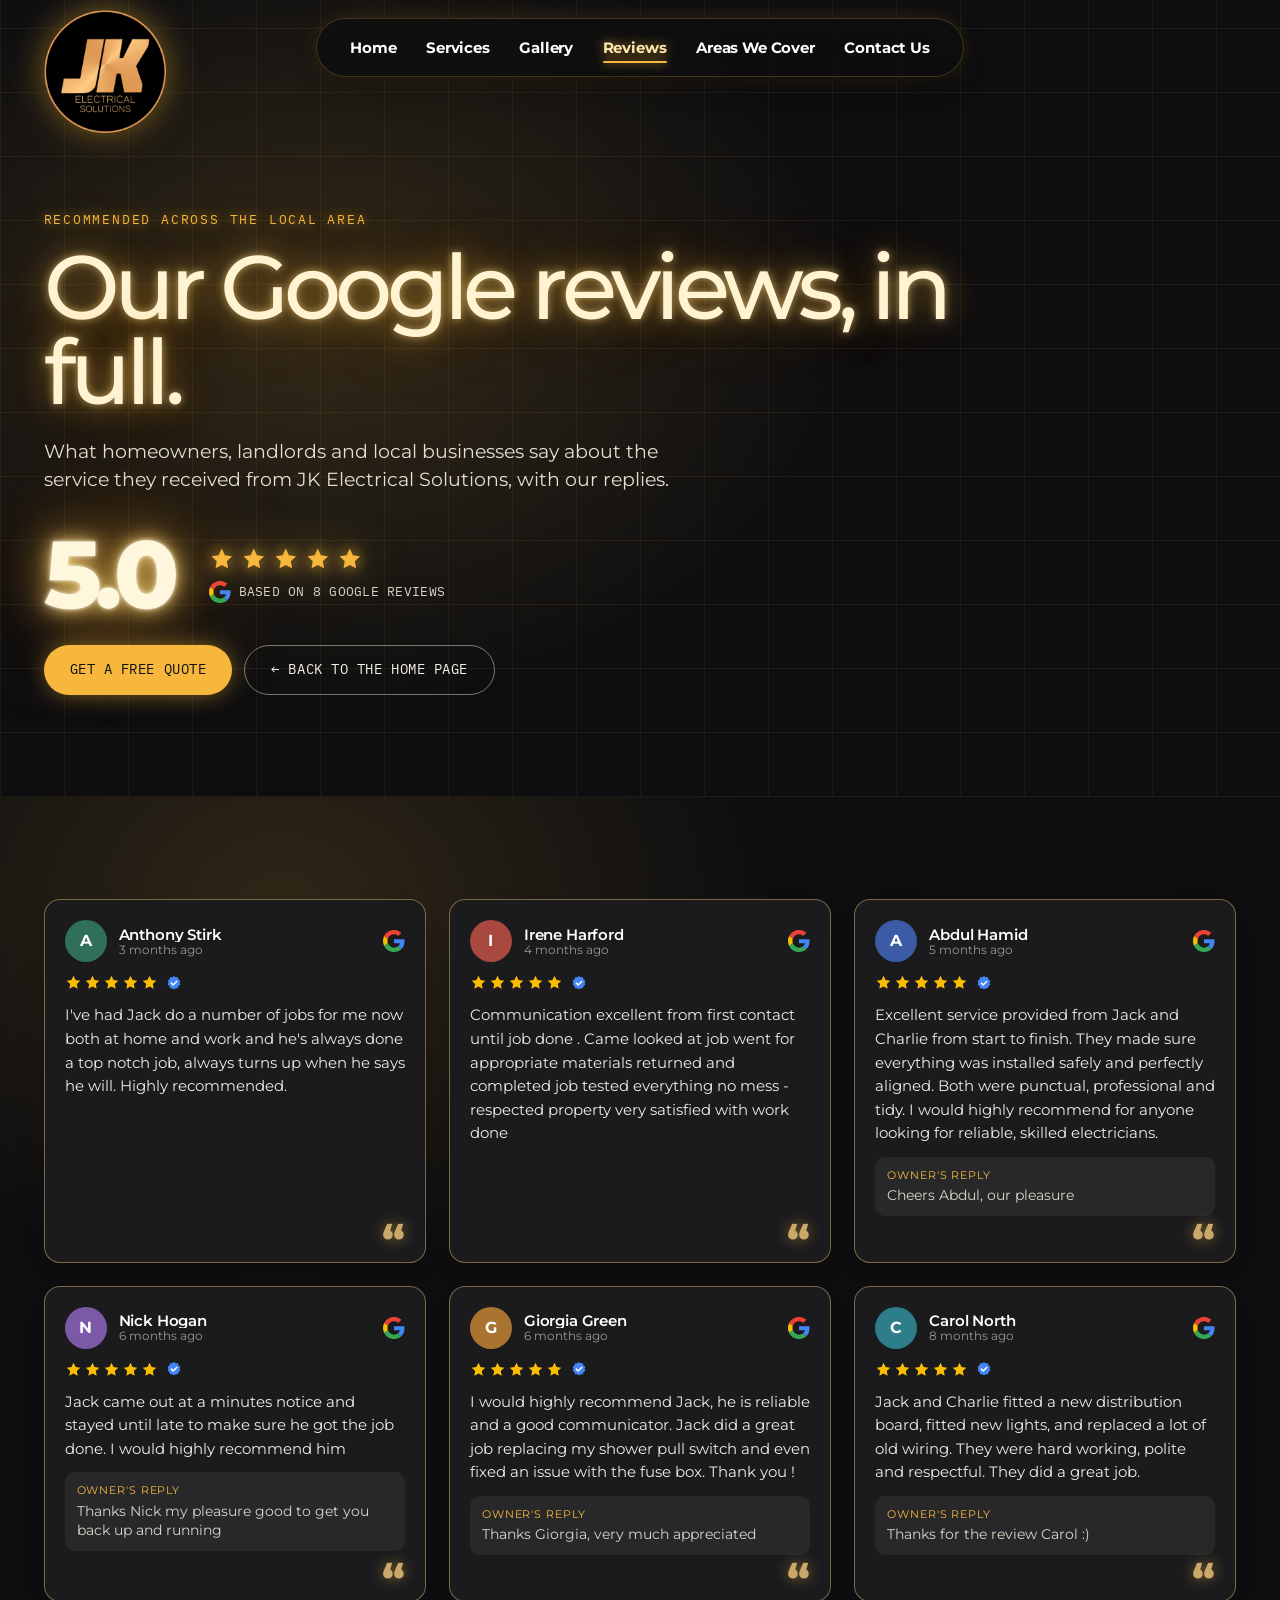
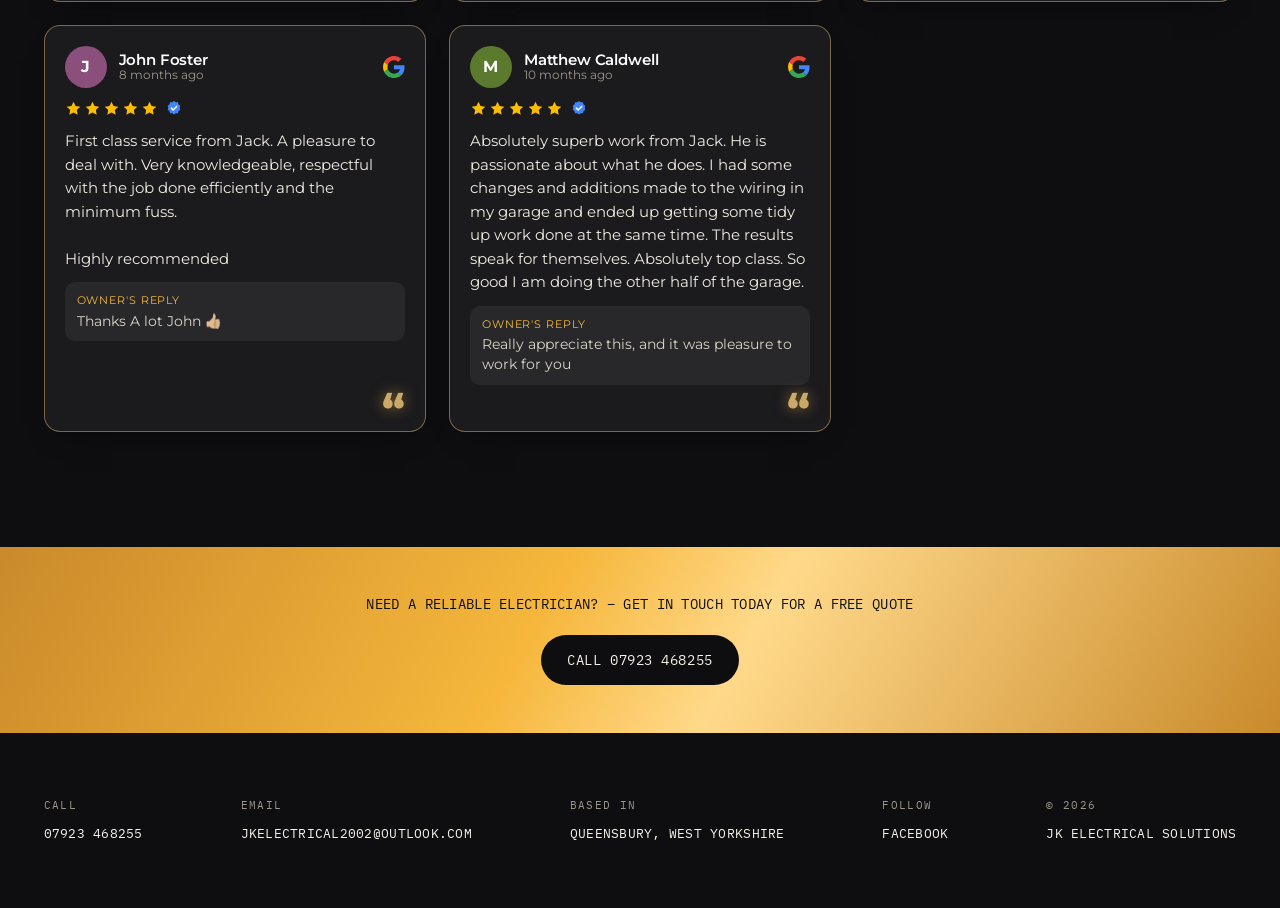
<file: reviews.html>
<!doctype html>
<html lang="en-GB">
<head>
<meta charset="utf-8">
<meta name="viewport" content="width=device-width, initial-scale=1, viewport-fit=cover">
<title>Customer Reviews | JK Electrical Solutions</title>
<meta name="description" content="Every Google review for JK Electrical Solutions, read in full with our replies. Electricians in Queensbury, Bradford and West Yorkshire. Free quotes.">
<meta name="theme-color" content="#0E0E10">
<link rel="icon" type="image/png" href="images/favicon-64.png">
<link rel="apple-touch-icon" href="images/apple-touch-icon.png">
<link rel="preconnect" href="https://fonts.googleapis.com">
<link rel="preconnect" href="https://fonts.gstatic.com" crossorigin>
<link href="https://fonts.googleapis.com/css2?family=IBM+Plex+Mono:wght@400;500&family=Montserrat:wght@400;500;600;700;800;900&display=swap" rel="stylesheet">
<link rel="stylesheet" href="services/service.css">
<link rel="stylesheet" href="reviews.css">
</head>
<body>

<!-- Shared SVG symbols (copied from index.html) -->
<svg width="0" height="0" style="position:absolute" aria-hidden="true">
  <symbol id="i-star" viewBox="0 0 24 24"><path d="M12 2.4l2.9 6.2 6.7.9-4.9 4.7 1.2 6.7L12 17.7l-5.9 3.2 1.2-6.7L2.4 9.5l6.7-.9z"/></symbol>
  <symbol id="i-google" viewBox="0 0 48 48"><path fill="#EA4335" d="M24 9.5c3.54 0 6.71 1.22 9.21 3.6l6.85-6.85C35.9 2.38 30.47 0 24 0 14.62 0 6.51 5.38 2.56 13.22l7.98 6.19C12.43 13.72 17.74 9.5 24 9.5z"/><path fill="#4285F4" d="M46.98 24.55c0-1.57-.15-3.09-.38-4.55H24v9.02h12.94c-.58 2.96-2.26 5.48-4.78 7.18l7.73 6c4.51-4.18 7.09-10.36 7.09-17.65z"/><path fill="#FBBC05" d="M10.53 28.59c-.48-1.45-.76-2.99-.76-4.59s.27-3.14.76-4.59l-7.98-6.19C.92 16.46 0 20.12 0 24c0 3.88.92 7.54 2.56 10.78l7.97-6.19z"/><path fill="#34A853" d="M24 48c6.48 0 11.93-2.13 15.89-5.81l-7.73-6c-2.15 1.45-4.92 2.3-8.16 2.3-6.26 0-11.57-4.22-13.47-9.91l-7.98 6.19C6.51 42.62 14.62 48 24 48z"/></symbol>
  <symbol id="i-verified" viewBox="0 0 24 24"><path fill="#4285F4" d="M12 1.5l2.6 2 3.3-.1.9 3.2 2.7 1.9-1 3.1 1 3.1-2.7 1.9-.9 3.2-3.3-.1-2.6 2-2.6-2-3.3.1-.9-3.2-2.7-1.9 1-3.1-1-3.1 2.7-1.9.9-3.2 3.3.1z"/><path fill="none" stroke="#fff" stroke-width="2.2" stroke-linecap="round" stroke-linejoin="round" d="M8 12.2l2.7 2.7L16 9.6"/></symbol>
  <symbol id="i-arrow" viewBox="0 0 16 16" fill="none" stroke="currentColor" stroke-width="1.5" stroke-linecap="round" stroke-linejoin="round"><path d="M2 8h11M9 4l4 4-4 4"/></symbol>
</svg>

<a class="logo" href="index.html" aria-label="JK Electrical Solutions — back to the home page"><img src="images/logo.png" alt="JK Electrical Solutions"></a>
<header class="hdr">
  <nav aria-label="Primary">
    <a href="index.html#top">Home</a>
    <a href="index.html#services">Services</a>
    <a href="index.html#cases">Gallery</a>
    <a href="index.html#reviews" class="is-active" aria-current="page">Reviews</a>
    <a href="index.html#areas">Areas We Cover</a>
    <a href="index.html#contact">Contact Us</a>
  </nav>
  <button class="menu-btn" id="menu-btn" type="button" aria-expanded="false" aria-controls="mnav"><span>Menu</span><i aria-hidden="true"></i></button>
</header>
<div class="mnav" id="mnav" aria-label="Menu" aria-hidden="true">
  <button class="mnav__x" id="mnav-x" type="button" aria-label="Close menu">×</button>
  <a href="index.html#top"><small>01</small>Home</a>
  <a href="index.html#services"><small>02</small>Services</a>
  <a href="index.html#cases"><small>03</small>Gallery</a>
  <a href="index.html#reviews"><small>04</small>Reviews</a>
  <a href="index.html#areas"><small>05</small>Areas We Cover</a>
  <a href="index.html#contact"><small>06</small>Contact Us</a>
  <a class="pill pill--lg pill--gold" href="tel:+447923468255">Call 07923 468255</a>
</div>

<main>
  <section class="sp-hero">
    <p class="mono kick">Recommended across the local area</p>
    <h1>Our Google reviews, in full.</h1>
    <p class="lead">What homeowners, landlords and local businesses say about the service they received from JK Electrical Solutions, with our replies.</p>
    <div class="rv-score">
      <span class="rv-score__n" aria-label="Rated 5.0 out of 5">5.0</span>
      <div class="rv-score__r">
        <div class="stars" role="img" aria-label="5 out of 5 stars"><svg aria-hidden="true"><use href="#i-star"/></svg><svg aria-hidden="true"><use href="#i-star"/></svg><svg aria-hidden="true"><use href="#i-star"/></svg><svg aria-hidden="true"><use href="#i-star"/></svg><svg aria-hidden="true"><use href="#i-star"/></svg></div>
        <p class="mono"><svg aria-hidden="true"><use href="#i-google"/></svg>Based on 8 Google reviews</p>
      </div>
    </div>
    <div class="btns">
      <a class="pill pill--lg pill--gold" href="index.html#contact">Get a free quote</a>
      <a class="pill pill--lg pill--ghost" href="index.html#reviews">← Back to the home page</a>
    </div>
  </section>

  <section class="rv-body" aria-label="All Google reviews">
    <!-- The same eight reviews as the carousel on index.html (copied from it). Add or edit a review in both places. -->
    <div class="rv-grid">
<article class="rcard" data-date="2026-08-18">
          <div class="rcard__h"><span class="rcard__av" style="--av:#2f6f5b" aria-hidden="true">A</span><span class="rcard__who"><b>Anthony Stirk</b><small>2 months ago</small></span><svg class="rcard__g" aria-label="Google"><use href="#i-google"/></svg></div>
          <div class="rcard__stars" role="img" aria-label="5 out of 5 stars"><svg aria-hidden="true"><use href="#i-star"/></svg><svg aria-hidden="true"><use href="#i-star"/></svg><svg aria-hidden="true"><use href="#i-star"/></svg><svg aria-hidden="true"><use href="#i-star"/></svg><svg aria-hidden="true"><use href="#i-star"/></svg><svg class="rcard__v" aria-label="Verified review"><use href="#i-verified"/></svg></div>
          <p class="rcard__t">I've had Jack do a number of jobs for me now both at home and work and he's always done a top notch job, always turns up when he says he will. Highly recommended.</p>
          <div class="rcard__f"><span class="rcard__q" aria-hidden="true">“</span></div>
        </article>
<article class="rcard" data-date="2026-07-10">
          <div class="rcard__h"><span class="rcard__av" style="--av:#a8483f" aria-hidden="true">I</span><span class="rcard__who"><b>Irene Harford</b><small>3 months ago</small></span><svg class="rcard__g" aria-label="Google"><use href="#i-google"/></svg></div>
          <div class="rcard__stars" role="img" aria-label="5 out of 5 stars"><svg aria-hidden="true"><use href="#i-star"/></svg><svg aria-hidden="true"><use href="#i-star"/></svg><svg aria-hidden="true"><use href="#i-star"/></svg><svg aria-hidden="true"><use href="#i-star"/></svg><svg aria-hidden="true"><use href="#i-star"/></svg><svg class="rcard__v" aria-label="Verified review"><use href="#i-verified"/></svg></div>
          <p class="rcard__t">Communication excellent from first contact until job done . Came looked at job went for appropriate materials returned and completed job tested everything no mess - respected property very satisfied with work done</p>
          <div class="rcard__f"><span class="rcard__q" aria-hidden="true">“</span></div>
        </article>
<article class="rcard" data-date="2026-06-30">
          <div class="rcard__h"><span class="rcard__av" style="--av:#3b5ba5" aria-hidden="true">A</span><span class="rcard__who"><b>Abdul Hamid</b><small>4 months ago</small></span><svg class="rcard__g" aria-label="Google"><use href="#i-google"/></svg></div>
          <div class="rcard__stars" role="img" aria-label="5 out of 5 stars"><svg aria-hidden="true"><use href="#i-star"/></svg><svg aria-hidden="true"><use href="#i-star"/></svg><svg aria-hidden="true"><use href="#i-star"/></svg><svg aria-hidden="true"><use href="#i-star"/></svg><svg aria-hidden="true"><use href="#i-star"/></svg><svg class="rcard__v" aria-label="Verified review"><use href="#i-verified"/></svg></div>
          <p class="rcard__t">Excellent service provided from Jack and Charlie from start to finish. They made sure everything was installed safely and perfectly aligned. Both were punctual, professional and tidy. I would highly recommend for anyone looking for reliable, skilled electricians.</p>
          <div class="rcard__reply"><b>Owner's reply</b>Cheers Abdul, our pleasure</div>
          <div class="rcard__f"><span class="rcard__q" aria-hidden="true">“</span></div>
        </article>
<article class="rcard" data-date="2026-06-04">
          <div class="rcard__h"><span class="rcard__av" style="--av:#7a5aa6" aria-hidden="true">N</span><span class="rcard__who"><b>Nick Hogan</b><small>5 months ago</small></span><svg class="rcard__g" aria-label="Google"><use href="#i-google"/></svg></div>
          <div class="rcard__stars" role="img" aria-label="5 out of 5 stars"><svg aria-hidden="true"><use href="#i-star"/></svg><svg aria-hidden="true"><use href="#i-star"/></svg><svg aria-hidden="true"><use href="#i-star"/></svg><svg aria-hidden="true"><use href="#i-star"/></svg><svg aria-hidden="true"><use href="#i-star"/></svg><svg class="rcard__v" aria-label="Verified review"><use href="#i-verified"/></svg></div>
          <p class="rcard__t">Jack came out at a minutes notice and stayed until late to make sure he got the job done. I would highly recommend him</p>
          <div class="rcard__reply"><b>Owner's reply</b>Thanks Nick my pleasure good to get you back up and running</div>
          <div class="rcard__f"><span class="rcard__q" aria-hidden="true">“</span></div>
        </article>
<article class="rcard" data-date="2026-05-15">
          <div class="rcard__h"><span class="rcard__av" style="--av:#a8742f" aria-hidden="true">G</span><span class="rcard__who"><b>Giorgia Green</b><small>5 months ago</small></span><svg class="rcard__g" aria-label="Google"><use href="#i-google"/></svg></div>
          <div class="rcard__stars" role="img" aria-label="5 out of 5 stars"><svg aria-hidden="true"><use href="#i-star"/></svg><svg aria-hidden="true"><use href="#i-star"/></svg><svg aria-hidden="true"><use href="#i-star"/></svg><svg aria-hidden="true"><use href="#i-star"/></svg><svg aria-hidden="true"><use href="#i-star"/></svg><svg class="rcard__v" aria-label="Verified review"><use href="#i-verified"/></svg></div>
          <p class="rcard__t">I would highly recommend Jack, he is reliable and a good communicator. Jack did a great job replacing my shower pull switch and even fixed an issue with the fuse box. Thank you !</p>
          <div class="rcard__reply"><b>Owner's reply</b>Thanks Giorgia, very much appreciated</div>
          <div class="rcard__f"><span class="rcard__q" aria-hidden="true">“</span></div>
        </article>
<article class="rcard" data-date="2026-03-21">
          <div class="rcard__h"><span class="rcard__av" style="--av:#2e7d8a" aria-hidden="true">C</span><span class="rcard__who"><b>Carol North</b><small>7 months ago</small></span><svg class="rcard__g" aria-label="Google"><use href="#i-google"/></svg></div>
          <div class="rcard__stars" role="img" aria-label="5 out of 5 stars"><svg aria-hidden="true"><use href="#i-star"/></svg><svg aria-hidden="true"><use href="#i-star"/></svg><svg aria-hidden="true"><use href="#i-star"/></svg><svg aria-hidden="true"><use href="#i-star"/></svg><svg aria-hidden="true"><use href="#i-star"/></svg><svg class="rcard__v" aria-label="Verified review"><use href="#i-verified"/></svg></div>
          <p class="rcard__t">Jack and Charlie fitted a new distribution board, fitted new lights, and replaced a lot of old wiring. They were hard working, polite and respectful. They did a great job.</p>
          <div class="rcard__reply"><b>Owner's reply</b>Thanks for the review Carol :)</div>
          <div class="rcard__f"><span class="rcard__q" aria-hidden="true">“</span></div>
        </article>
<article class="rcard" data-date="2026-03-09">
          <div class="rcard__h"><span class="rcard__av" style="--av:#8a4f7a" aria-hidden="true">J</span><span class="rcard__who"><b>John Foster</b><small>7 months ago</small></span><svg class="rcard__g" aria-label="Google"><use href="#i-google"/></svg></div>
          <div class="rcard__stars" role="img" aria-label="5 out of 5 stars"><svg aria-hidden="true"><use href="#i-star"/></svg><svg aria-hidden="true"><use href="#i-star"/></svg><svg aria-hidden="true"><use href="#i-star"/></svg><svg aria-hidden="true"><use href="#i-star"/></svg><svg aria-hidden="true"><use href="#i-star"/></svg><svg class="rcard__v" aria-label="Verified review"><use href="#i-verified"/></svg></div>
          <p class="rcard__t">First class service from Jack. A pleasure to deal with. Very knowledgeable, respectful with the job done efficiently and the minimum fuss.

Highly recommended</p>
          <div class="rcard__reply"><b>Owner's reply</b>Thanks A lot John 👍🏼</div>
          <div class="rcard__f"><span class="rcard__q" aria-hidden="true">“</span></div>
        </article>
<article class="rcard" data-date="2026-02-01">
          <div class="rcard__h"><span class="rcard__av" style="--av:#5b7a2e" aria-hidden="true">M</span><span class="rcard__who"><b>Matthew Caldwell</b><small>9 months ago</small></span><svg class="rcard__g" aria-label="Google"><use href="#i-google"/></svg></div>
          <div class="rcard__stars" role="img" aria-label="5 out of 5 stars"><svg aria-hidden="true"><use href="#i-star"/></svg><svg aria-hidden="true"><use href="#i-star"/></svg><svg aria-hidden="true"><use href="#i-star"/></svg><svg aria-hidden="true"><use href="#i-star"/></svg><svg aria-hidden="true"><use href="#i-star"/></svg><svg class="rcard__v" aria-label="Verified review"><use href="#i-verified"/></svg></div>
          <p class="rcard__t">Absolutely superb work from Jack. He is passionate about what he does. I had some changes and additions made to the wiring in my garage and ended up getting some tidy up work done at the same time. The results speak for themselves. Absolutely top class. So good I am doing the other half of the garage.</p>
          <div class="rcard__reply"><b>Owner's reply</b>Really appreciate this, and it was pleasure to work for you</div>
          <div class="rcard__f"><span class="rcard__q" aria-hidden="true">“</span></div>
        </article>
    </div>
  </section>

  <div class="bar">
    <p class="mono">Need a reliable electrician? – Get in touch today for a free quote</p>
    <a class="pill pill--lg" href="tel:+447923468255">Call 07923 468255</a>
  </div>
</main>

<footer class="foot mono">
  <div><h4>Call</h4><a href="tel:+447923468255">07923 468255</a></div>
  <div><h4>Email</h4><a href="mailto:jkelectrical2002@outlook.com">jkelectrical2002@outlook.com</a></div>
  <div><h4>Based in</h4>Queensbury, West Yorkshire</div>
  <div><h4>Follow</h4><a href="https://www.facebook.com/profile.php?id=61551081811031" target="_blank" rel="noopener">Facebook</a></div>
  <div><h4>© 2026</h4><a href="index.html">JK Electrical Solutions</a></div>
</footer>

<script src="services/service.js"></script>
<script src="reviews.js"></script>
</body>
</html>
</file>
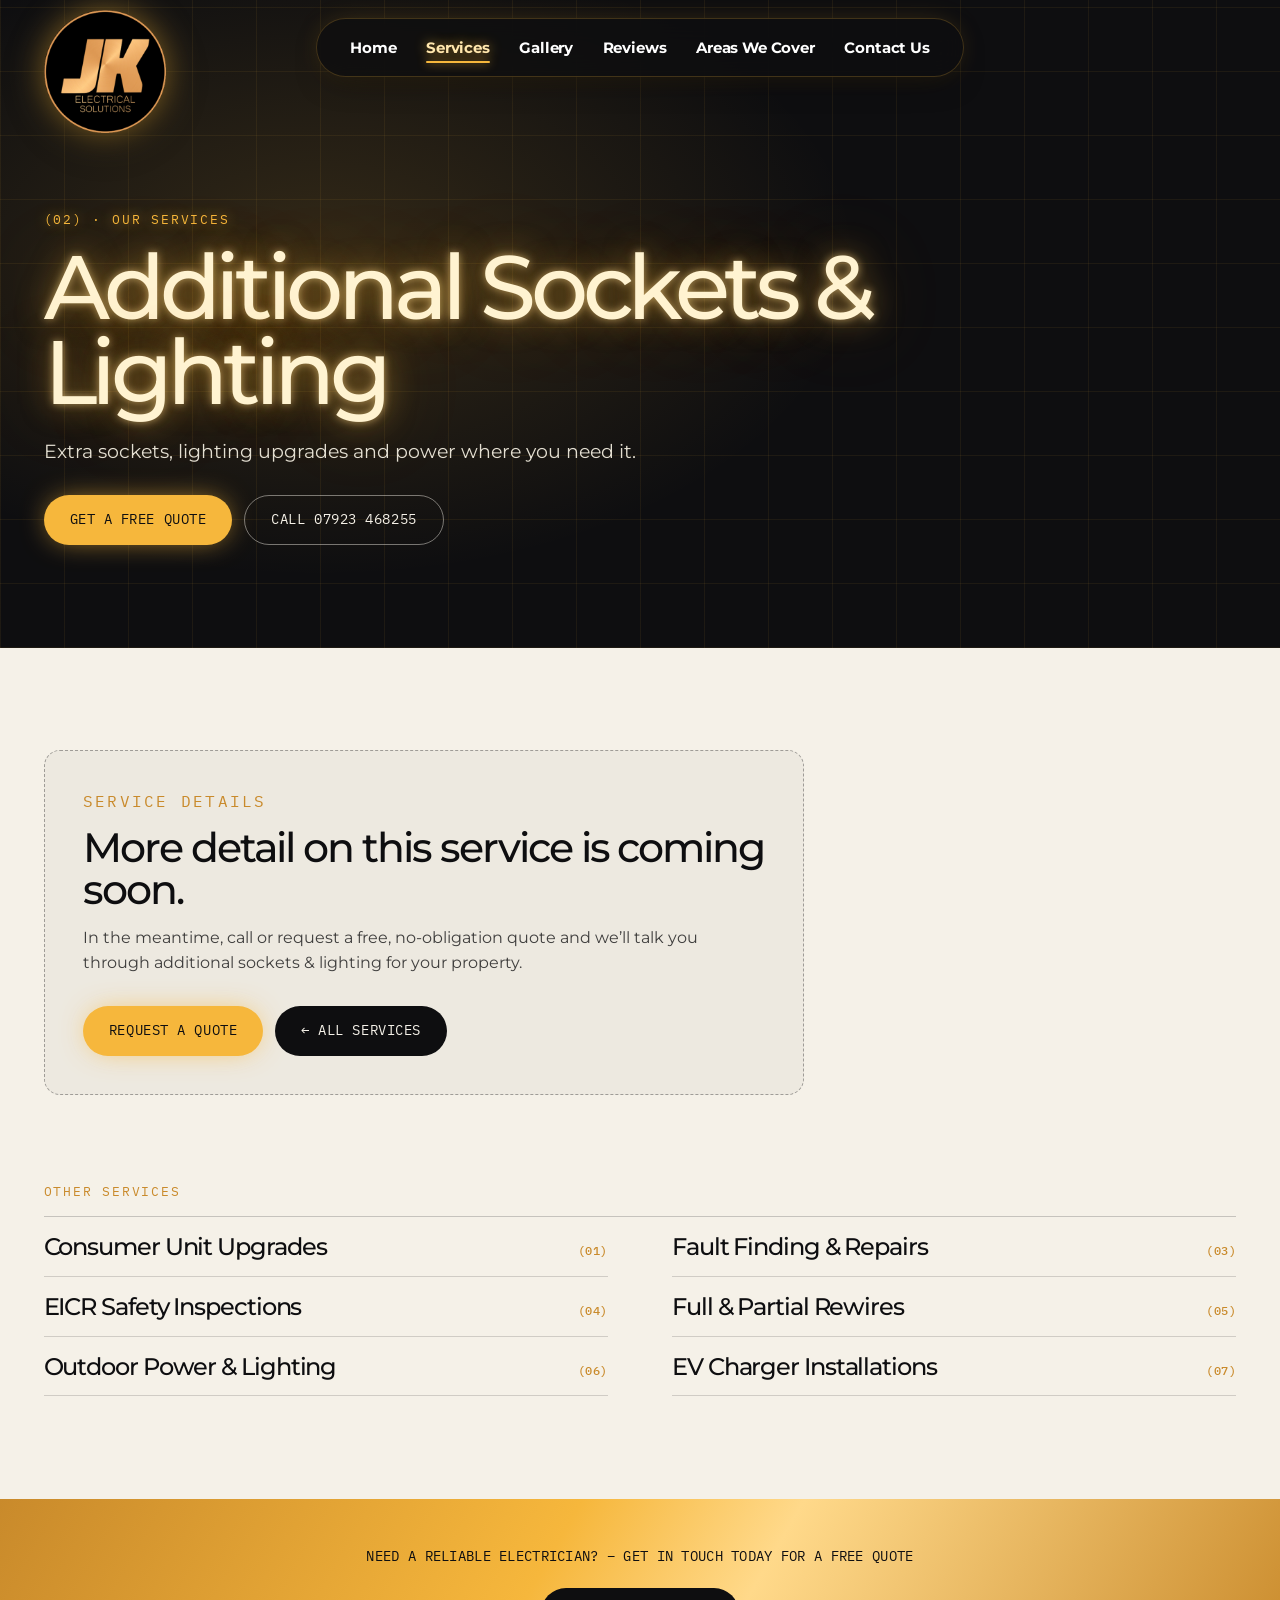
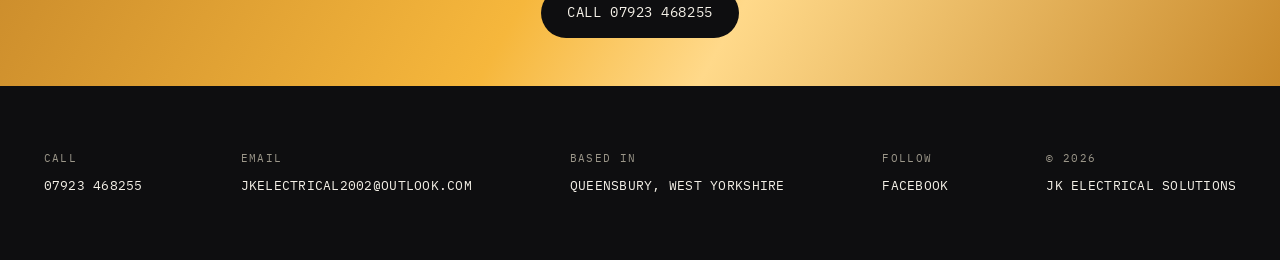
<file: services/additional-sockets-lighting.html>
<!doctype html>
<html lang="en-GB">
<head>
<meta charset="utf-8">
<meta name="viewport" content="width=device-width, initial-scale=1, viewport-fit=cover">
<title>Additional Sockets &amp; Lighting | JK Electrical Solutions</title>
<meta name="description" content="Extra sockets, lighting upgrades and power where you need it. JK Electrical Solutions, Queensbury, Bradford and West Yorkshire. Free quotes.">
<meta name="theme-color" content="#0E0E10">
<link rel="icon" type="image/png" href="../images/favicon-64.png">
<link rel="apple-touch-icon" href="../images/apple-touch-icon.png">
<link rel="preconnect" href="https://fonts.googleapis.com">
<link rel="preconnect" href="https://fonts.gstatic.com" crossorigin>
<link href="https://fonts.googleapis.com/css2?family=IBM+Plex+Mono:wght@400;500&family=Montserrat:wght@400;500;600;700;800;900&display=swap" rel="stylesheet">
<link rel="stylesheet" href="service.css">
</head>
<body>

<a class="logo" href="../index.html" aria-label="JK Electrical Solutions — back to the home page"><img src="../images/logo.png" alt="JK Electrical Solutions"></a>
<header class="hdr">
  <nav aria-label="Primary">
    <a href="../index.html#top">Home</a>
    <a href="../index.html#services" class="is-active" aria-current="page">Services</a>
    <a href="../index.html#cases">Gallery</a>
    <a href="../index.html#reviews">Reviews</a>
    <a href="../index.html#areas">Areas We Cover</a>
    <a href="../index.html#contact">Contact Us</a>
  </nav>
  <button class="menu-btn" id="menu-btn" type="button" aria-expanded="false" aria-controls="mnav"><span>Menu</span><i aria-hidden="true"></i></button>
</header>
<div class="mnav" id="mnav" aria-label="Menu" aria-hidden="true">
  <button class="mnav__x" id="mnav-x" type="button" aria-label="Close menu">×</button>
  <a href="../index.html#top"><small>01</small>Home</a>
  <a href="../index.html#services"><small>02</small>Services</a>
  <a href="../index.html#cases"><small>03</small>Gallery</a>
  <a href="../index.html#reviews"><small>04</small>Reviews</a>
  <a href="../index.html#areas"><small>05</small>Areas We Cover</a>
  <a href="../index.html#contact"><small>06</small>Contact Us</a>
  <a class="pill pill--lg pill--gold" href="tel:+447923468255">Call 07923 468255</a>
</div>

<main>
  <section class="sp-hero">
    <p class="mono kick">(02) · Our services</p>
    <h1>Additional Sockets &amp; Lighting</h1>
    <p class="lead">Extra sockets, lighting upgrades and power where you need it.</p>
    <div class="btns">
      <a class="pill pill--lg pill--gold" href="../index.html#contact">Get a free quote</a>
      <a class="pill pill--lg pill--ghost" href="tel:+447923468255">Call 07923 468255</a>
    </div>
  </section>

  <section class="sp-body on-light">
    <!-- ▼▼ ADD THE ADDITIONAL SOCKETS &AMP; LIGHTING WRITE-UP HERE. Replace the whole .sp-soon block below with the real content. ▼▼ -->
    <div class="sp-soon">
      <p class="mono kick">Service details</p>
      <h2>More detail on this service is coming soon.</h2>
      <p>In the meantime, call or request a free, no-obligation quote and we’ll talk you through additional sockets &amp; lighting for your property.</p>
      <div class="btns">
        <a class="pill pill--lg pill--gold" href="../index.html#contact">Request a quote</a>
        <a class="pill pill--lg" href="../index.html#services">← All services</a>
      </div>
    </div>
    <!-- ▲▲ end of the part to replace ▲▲ -->

    <div class="sp-more">
      <h3 class="mono">Other services</h3>
      <ul>
        <li><a href="consumer-unit-upgrades.html">Consumer Unit Upgrades<span>(01)</span></a></li>
        <li><a href="electrical-fault-finding-repairs.html">Fault Finding &amp; Repairs<span>(03)</span></a></li>
        <li><a href="eicr-safety-inspections.html">EICR Safety Inspections<span>(04)</span></a></li>
        <li><a href="full-partial-rewires.html">Full &amp; Partial Rewires<span>(05)</span></a></li>
        <li><a href="outdoor-power-lighting.html">Outdoor Power &amp; Lighting<span>(06)</span></a></li>
        <li><a href="ev-charger-installations.html">EV Charger Installations<span>(07)</span></a></li>
      </ul>
    </div>
  </section>

  <div class="bar">
    <p class="mono">Need a reliable electrician? – Get in touch today for a free quote</p>
    <a class="pill pill--lg" href="tel:+447923468255">Call 07923 468255</a>
  </div>
</main>

<footer class="foot mono">
  <div><h4>Call</h4><a href="tel:+447923468255">07923 468255</a></div>
  <div><h4>Email</h4><a href="mailto:jkelectrical2002@outlook.com">jkelectrical2002@outlook.com</a></div>
  <div><h4>Based in</h4>Queensbury, West Yorkshire</div>
  <div><h4>Follow</h4><a href="https://www.facebook.com/profile.php?id=61551081811031" target="_blank" rel="noopener">Facebook</a></div>
  <div><h4>© 2026</h4><a href="../index.html">JK Electrical Solutions</a></div>
</footer>

<script src="service.js"></script>
</body>
</html>
</file>
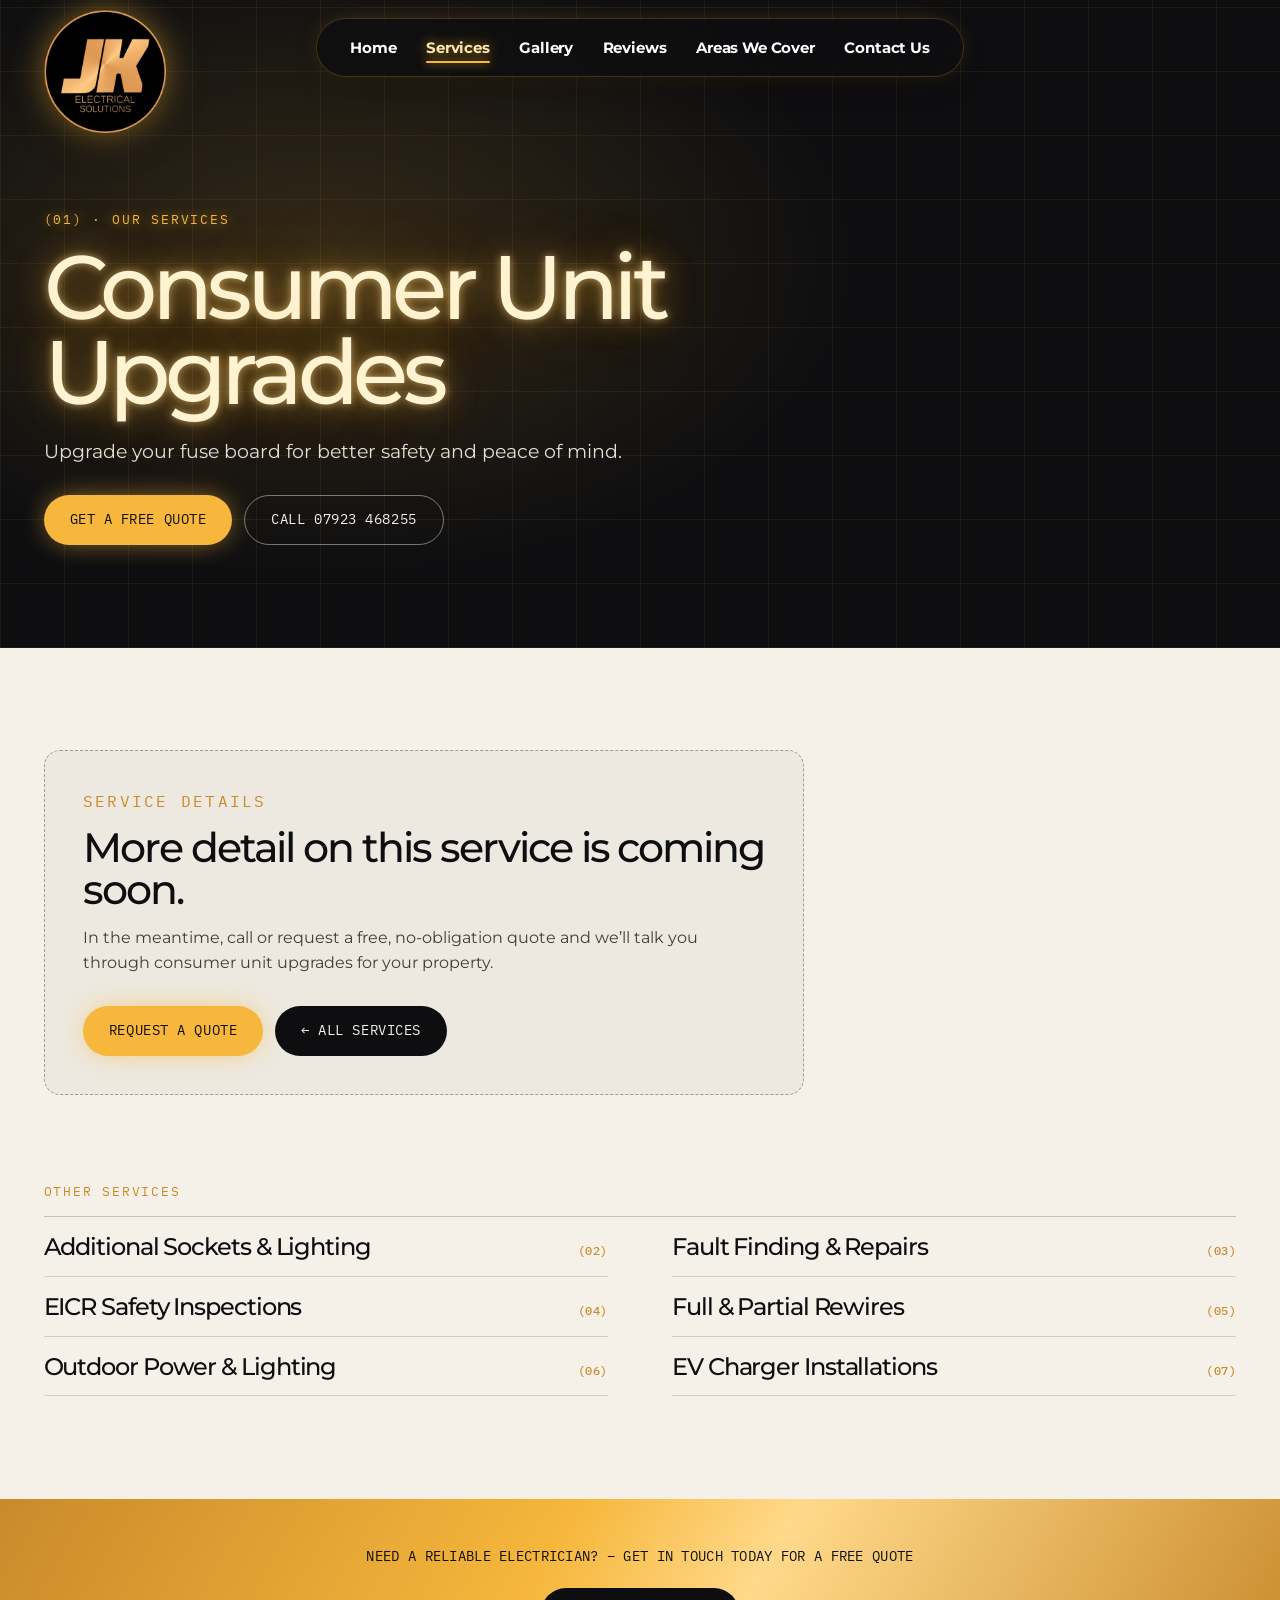
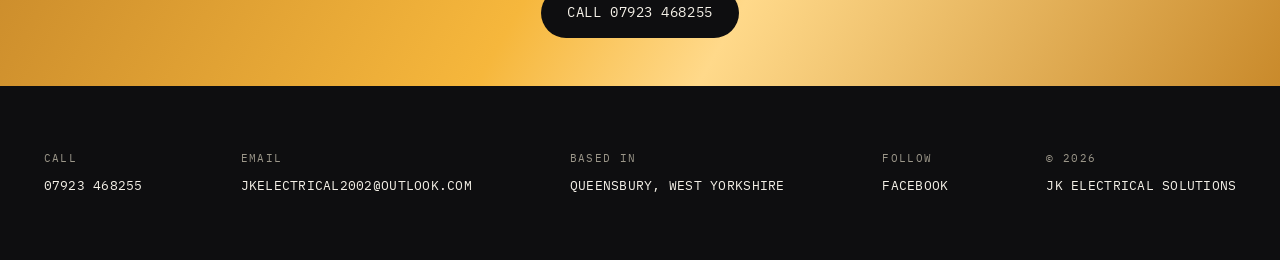
<file: services/consumer-unit-upgrades.html>
<!doctype html>
<html lang="en-GB">
<head>
<meta charset="utf-8">
<meta name="viewport" content="width=device-width, initial-scale=1, viewport-fit=cover">
<title>Consumer Unit Upgrades | JK Electrical Solutions</title>
<meta name="description" content="Upgrade your fuse board for better safety and peace of mind. JK Electrical Solutions, Queensbury, Bradford and West Yorkshire. Free quotes.">
<meta name="theme-color" content="#0E0E10">
<link rel="icon" type="image/png" href="../images/favicon-64.png">
<link rel="apple-touch-icon" href="../images/apple-touch-icon.png">
<link rel="preconnect" href="https://fonts.googleapis.com">
<link rel="preconnect" href="https://fonts.gstatic.com" crossorigin>
<link href="https://fonts.googleapis.com/css2?family=IBM+Plex+Mono:wght@400;500&family=Montserrat:wght@400;500;600;700;800;900&display=swap" rel="stylesheet">
<link rel="stylesheet" href="service.css">
</head>
<body>

<a class="logo" href="../index.html" aria-label="JK Electrical Solutions — back to the home page"><img src="../images/logo.png" alt="JK Electrical Solutions"></a>
<header class="hdr">
  <nav aria-label="Primary">
    <a href="../index.html#top">Home</a>
    <a href="../index.html#services" class="is-active" aria-current="page">Services</a>
    <a href="../index.html#cases">Gallery</a>
    <a href="../index.html#reviews">Reviews</a>
    <a href="../index.html#areas">Areas We Cover</a>
    <a href="../index.html#contact">Contact Us</a>
  </nav>
  <button class="menu-btn" id="menu-btn" type="button" aria-expanded="false" aria-controls="mnav"><span>Menu</span><i aria-hidden="true"></i></button>
</header>
<div class="mnav" id="mnav" aria-label="Menu" aria-hidden="true">
  <button class="mnav__x" id="mnav-x" type="button" aria-label="Close menu">×</button>
  <a href="../index.html#top"><small>01</small>Home</a>
  <a href="../index.html#services"><small>02</small>Services</a>
  <a href="../index.html#cases"><small>03</small>Gallery</a>
  <a href="../index.html#reviews"><small>04</small>Reviews</a>
  <a href="../index.html#areas"><small>05</small>Areas We Cover</a>
  <a href="../index.html#contact"><small>06</small>Contact Us</a>
  <a class="pill pill--lg pill--gold" href="tel:+447923468255">Call 07923 468255</a>
</div>

<main>
  <section class="sp-hero">
    <p class="mono kick">(01) · Our services</p>
    <h1>Consumer Unit Upgrades</h1>
    <p class="lead">Upgrade your fuse board for better safety and peace of mind.</p>
    <div class="btns">
      <a class="pill pill--lg pill--gold" href="../index.html#contact">Get a free quote</a>
      <a class="pill pill--lg pill--ghost" href="tel:+447923468255">Call 07923 468255</a>
    </div>
  </section>

  <section class="sp-body on-light">
    <!-- ▼▼ ADD THE CONSUMER UNIT UPGRADES WRITE-UP HERE. Replace the whole .sp-soon block below with the real content. ▼▼ -->
    <div class="sp-soon">
      <p class="mono kick">Service details</p>
      <h2>More detail on this service is coming soon.</h2>
      <p>In the meantime, call or request a free, no-obligation quote and we’ll talk you through consumer unit upgrades for your property.</p>
      <div class="btns">
        <a class="pill pill--lg pill--gold" href="../index.html#contact">Request a quote</a>
        <a class="pill pill--lg" href="../index.html#services">← All services</a>
      </div>
    </div>
    <!-- ▲▲ end of the part to replace ▲▲ -->

    <div class="sp-more">
      <h3 class="mono">Other services</h3>
      <ul>
        <li><a href="additional-sockets-lighting.html">Additional Sockets &amp; Lighting<span>(02)</span></a></li>
        <li><a href="electrical-fault-finding-repairs.html">Fault Finding &amp; Repairs<span>(03)</span></a></li>
        <li><a href="eicr-safety-inspections.html">EICR Safety Inspections<span>(04)</span></a></li>
        <li><a href="full-partial-rewires.html">Full &amp; Partial Rewires<span>(05)</span></a></li>
        <li><a href="outdoor-power-lighting.html">Outdoor Power &amp; Lighting<span>(06)</span></a></li>
        <li><a href="ev-charger-installations.html">EV Charger Installations<span>(07)</span></a></li>
      </ul>
    </div>
  </section>

  <div class="bar">
    <p class="mono">Need a reliable electrician? – Get in touch today for a free quote</p>
    <a class="pill pill--lg" href="tel:+447923468255">Call 07923 468255</a>
  </div>
</main>

<footer class="foot mono">
  <div><h4>Call</h4><a href="tel:+447923468255">07923 468255</a></div>
  <div><h4>Email</h4><a href="mailto:jkelectrical2002@outlook.com">jkelectrical2002@outlook.com</a></div>
  <div><h4>Based in</h4>Queensbury, West Yorkshire</div>
  <div><h4>Follow</h4><a href="https://www.facebook.com/profile.php?id=61551081811031" target="_blank" rel="noopener">Facebook</a></div>
  <div><h4>© 2026</h4><a href="../index.html">JK Electrical Solutions</a></div>
</footer>

<script src="service.js"></script>
</body>
</html>
</file>
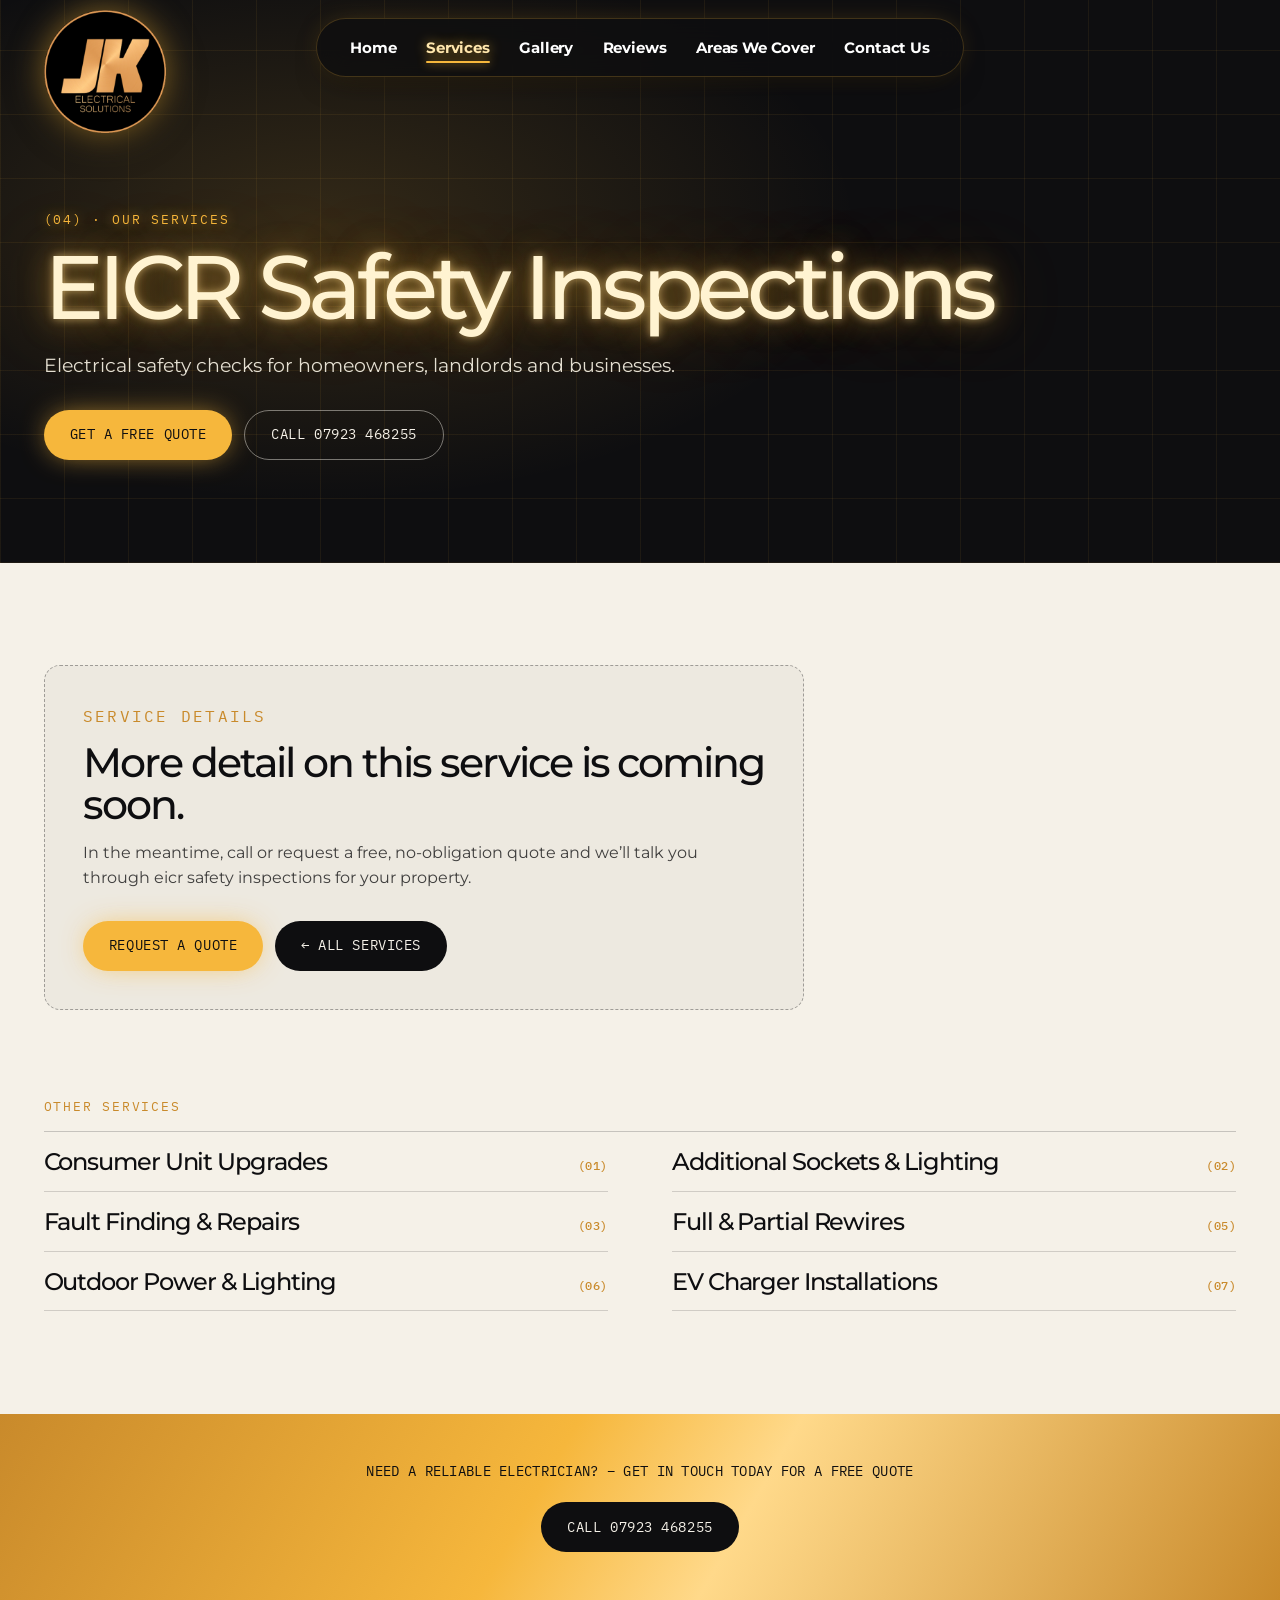
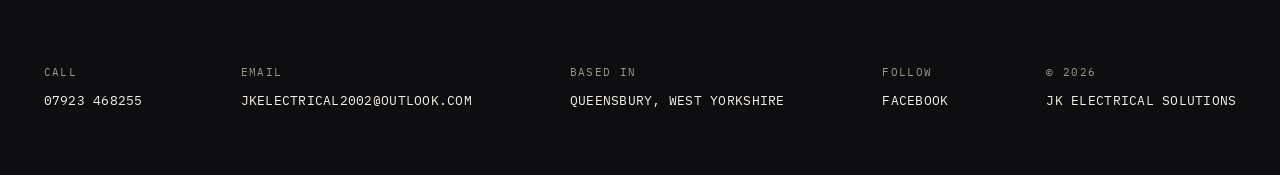
<file: services/eicr-safety-inspections.html>
<!doctype html>
<html lang="en-GB">
<head>
<meta charset="utf-8">
<meta name="viewport" content="width=device-width, initial-scale=1, viewport-fit=cover">
<title>EICR Safety Inspections | JK Electrical Solutions</title>
<meta name="description" content="Electrical safety checks for homeowners, landlords and businesses. JK Electrical Solutions, Queensbury, Bradford and West Yorkshire. Free quotes.">
<meta name="theme-color" content="#0E0E10">
<link rel="icon" type="image/png" href="../images/favicon-64.png">
<link rel="apple-touch-icon" href="../images/apple-touch-icon.png">
<link rel="preconnect" href="https://fonts.googleapis.com">
<link rel="preconnect" href="https://fonts.gstatic.com" crossorigin>
<link href="https://fonts.googleapis.com/css2?family=IBM+Plex+Mono:wght@400;500&family=Montserrat:wght@400;500;600;700;800;900&display=swap" rel="stylesheet">
<link rel="stylesheet" href="service.css">
</head>
<body>

<a class="logo" href="../index.html" aria-label="JK Electrical Solutions — back to the home page"><img src="../images/logo.png" alt="JK Electrical Solutions"></a>
<header class="hdr">
  <nav aria-label="Primary">
    <a href="../index.html#top">Home</a>
    <a href="../index.html#services" class="is-active" aria-current="page">Services</a>
    <a href="../index.html#cases">Gallery</a>
    <a href="../index.html#reviews">Reviews</a>
    <a href="../index.html#areas">Areas We Cover</a>
    <a href="../index.html#contact">Contact Us</a>
  </nav>
  <button class="menu-btn" id="menu-btn" type="button" aria-expanded="false" aria-controls="mnav"><span>Menu</span><i aria-hidden="true"></i></button>
</header>
<div class="mnav" id="mnav" aria-label="Menu" aria-hidden="true">
  <button class="mnav__x" id="mnav-x" type="button" aria-label="Close menu">×</button>
  <a href="../index.html#top"><small>01</small>Home</a>
  <a href="../index.html#services"><small>02</small>Services</a>
  <a href="../index.html#cases"><small>03</small>Gallery</a>
  <a href="../index.html#reviews"><small>04</small>Reviews</a>
  <a href="../index.html#areas"><small>05</small>Areas We Cover</a>
  <a href="../index.html#contact"><small>06</small>Contact Us</a>
  <a class="pill pill--lg pill--gold" href="tel:+447923468255">Call 07923 468255</a>
</div>

<main>
  <section class="sp-hero">
    <p class="mono kick">(04) · Our services</p>
    <h1>EICR Safety Inspections</h1>
    <p class="lead">Electrical safety checks for homeowners, landlords and businesses.</p>
    <div class="btns">
      <a class="pill pill--lg pill--gold" href="../index.html#contact">Get a free quote</a>
      <a class="pill pill--lg pill--ghost" href="tel:+447923468255">Call 07923 468255</a>
    </div>
  </section>

  <section class="sp-body on-light">
    <!-- ▼▼ ADD THE EICR SAFETY INSPECTIONS WRITE-UP HERE. Replace the whole .sp-soon block below with the real content. ▼▼ -->
    <div class="sp-soon">
      <p class="mono kick">Service details</p>
      <h2>More detail on this service is coming soon.</h2>
      <p>In the meantime, call or request a free, no-obligation quote and we’ll talk you through eicr safety inspections for your property.</p>
      <div class="btns">
        <a class="pill pill--lg pill--gold" href="../index.html#contact">Request a quote</a>
        <a class="pill pill--lg" href="../index.html#services">← All services</a>
      </div>
    </div>
    <!-- ▲▲ end of the part to replace ▲▲ -->

    <div class="sp-more">
      <h3 class="mono">Other services</h3>
      <ul>
        <li><a href="consumer-unit-upgrades.html">Consumer Unit Upgrades<span>(01)</span></a></li>
        <li><a href="additional-sockets-lighting.html">Additional Sockets &amp; Lighting<span>(02)</span></a></li>
        <li><a href="electrical-fault-finding-repairs.html">Fault Finding &amp; Repairs<span>(03)</span></a></li>
        <li><a href="full-partial-rewires.html">Full &amp; Partial Rewires<span>(05)</span></a></li>
        <li><a href="outdoor-power-lighting.html">Outdoor Power &amp; Lighting<span>(06)</span></a></li>
        <li><a href="ev-charger-installations.html">EV Charger Installations<span>(07)</span></a></li>
      </ul>
    </div>
  </section>

  <div class="bar">
    <p class="mono">Need a reliable electrician? – Get in touch today for a free quote</p>
    <a class="pill pill--lg" href="tel:+447923468255">Call 07923 468255</a>
  </div>
</main>

<footer class="foot mono">
  <div><h4>Call</h4><a href="tel:+447923468255">07923 468255</a></div>
  <div><h4>Email</h4><a href="mailto:jkelectrical2002@outlook.com">jkelectrical2002@outlook.com</a></div>
  <div><h4>Based in</h4>Queensbury, West Yorkshire</div>
  <div><h4>Follow</h4><a href="https://www.facebook.com/profile.php?id=61551081811031" target="_blank" rel="noopener">Facebook</a></div>
  <div><h4>© 2026</h4><a href="../index.html">JK Electrical Solutions</a></div>
</footer>

<script src="service.js"></script>
</body>
</html>
</file>
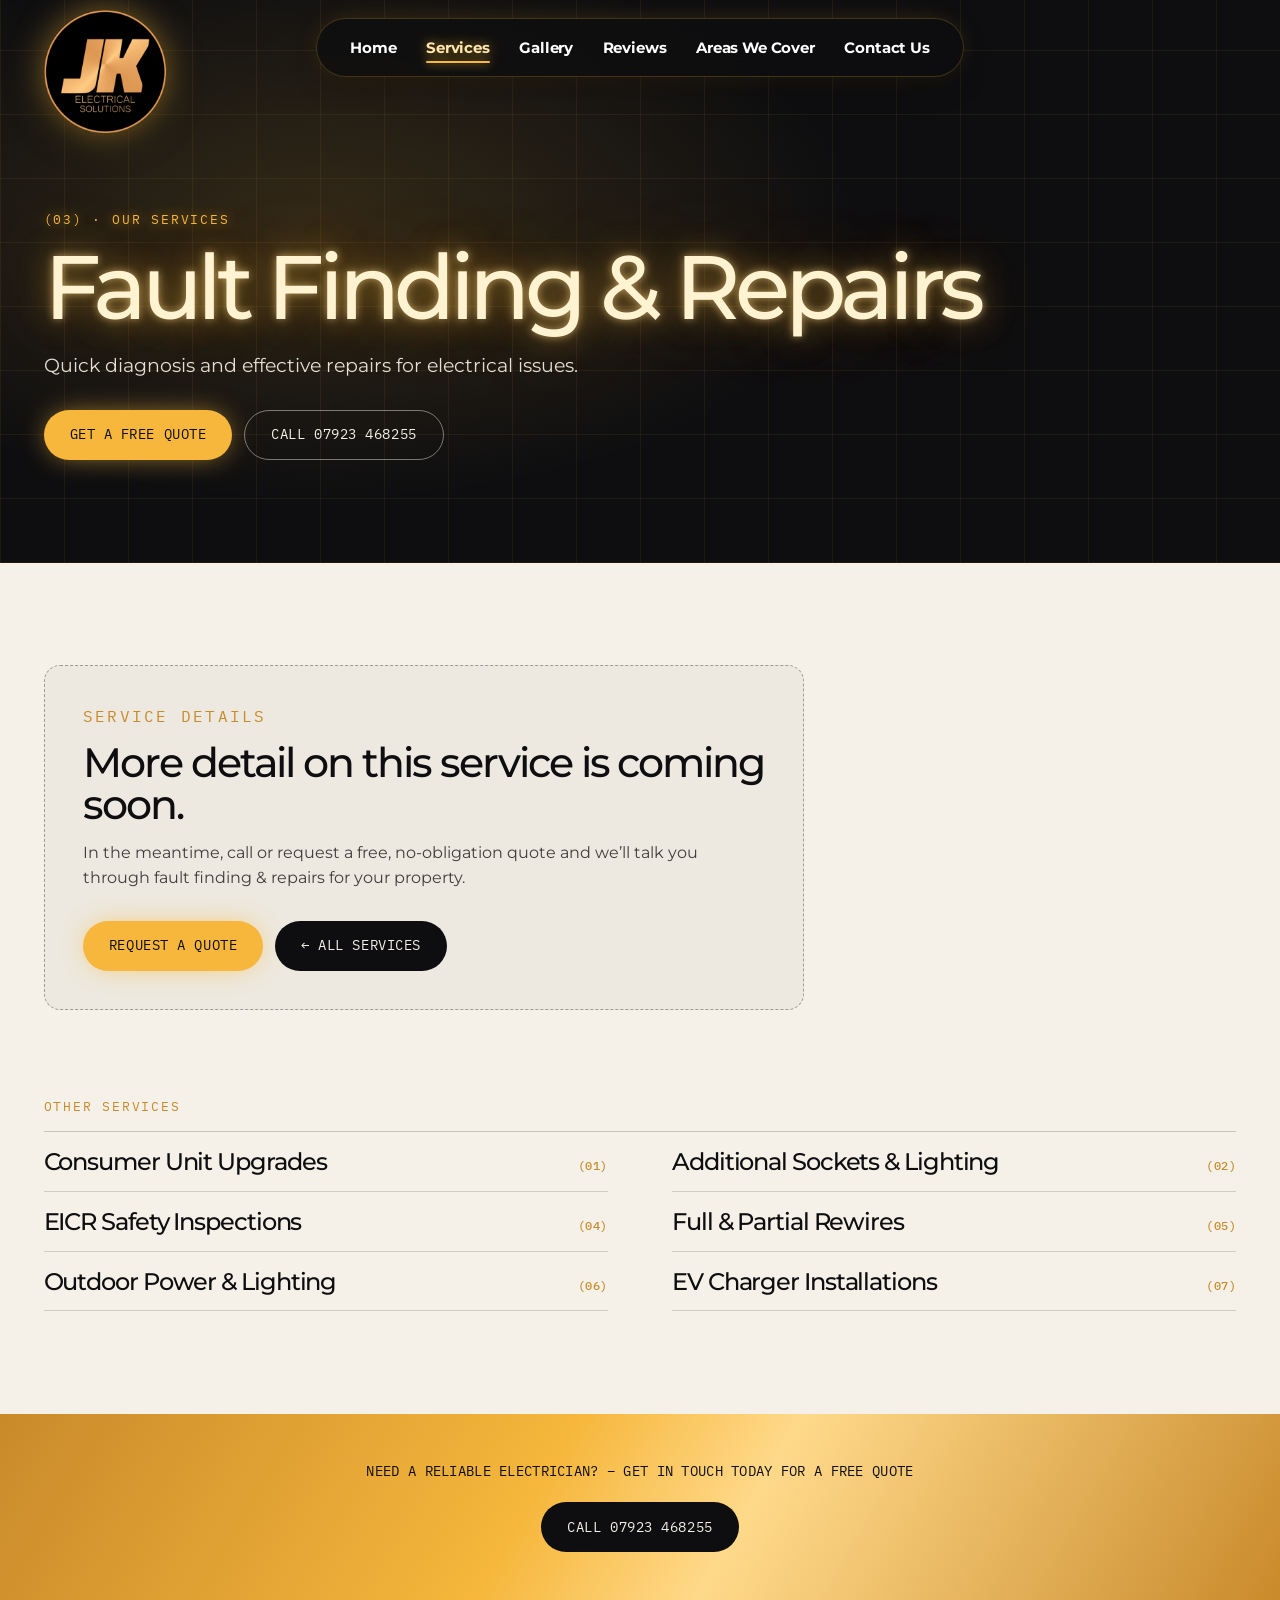
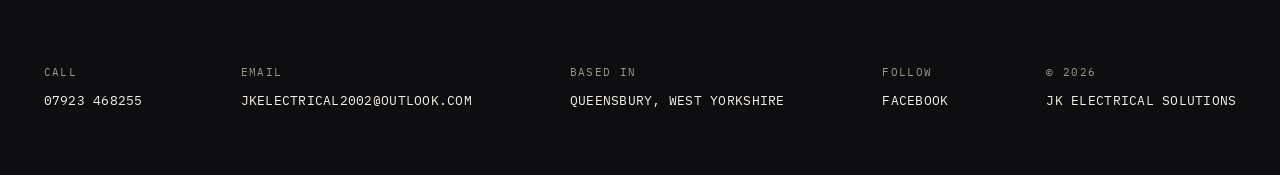
<file: services/electrical-fault-finding-repairs.html>
<!doctype html>
<html lang="en-GB">
<head>
<meta charset="utf-8">
<meta name="viewport" content="width=device-width, initial-scale=1, viewport-fit=cover">
<title>Fault Finding &amp; Repairs | JK Electrical Solutions</title>
<meta name="description" content="Quick diagnosis and effective repairs for electrical issues. JK Electrical Solutions, Queensbury, Bradford and West Yorkshire. Free quotes.">
<meta name="theme-color" content="#0E0E10">
<link rel="icon" type="image/png" href="../images/favicon-64.png">
<link rel="apple-touch-icon" href="../images/apple-touch-icon.png">
<link rel="preconnect" href="https://fonts.googleapis.com">
<link rel="preconnect" href="https://fonts.gstatic.com" crossorigin>
<link href="https://fonts.googleapis.com/css2?family=IBM+Plex+Mono:wght@400;500&family=Montserrat:wght@400;500;600;700;800;900&display=swap" rel="stylesheet">
<link rel="stylesheet" href="service.css">
</head>
<body>

<a class="logo" href="../index.html" aria-label="JK Electrical Solutions — back to the home page"><img src="../images/logo.png" alt="JK Electrical Solutions"></a>
<header class="hdr">
  <nav aria-label="Primary">
    <a href="../index.html#top">Home</a>
    <a href="../index.html#services" class="is-active" aria-current="page">Services</a>
    <a href="../index.html#cases">Gallery</a>
    <a href="../index.html#reviews">Reviews</a>
    <a href="../index.html#areas">Areas We Cover</a>
    <a href="../index.html#contact">Contact Us</a>
  </nav>
  <button class="menu-btn" id="menu-btn" type="button" aria-expanded="false" aria-controls="mnav"><span>Menu</span><i aria-hidden="true"></i></button>
</header>
<div class="mnav" id="mnav" aria-label="Menu" aria-hidden="true">
  <button class="mnav__x" id="mnav-x" type="button" aria-label="Close menu">×</button>
  <a href="../index.html#top"><small>01</small>Home</a>
  <a href="../index.html#services"><small>02</small>Services</a>
  <a href="../index.html#cases"><small>03</small>Gallery</a>
  <a href="../index.html#reviews"><small>04</small>Reviews</a>
  <a href="../index.html#areas"><small>05</small>Areas We Cover</a>
  <a href="../index.html#contact"><small>06</small>Contact Us</a>
  <a class="pill pill--lg pill--gold" href="tel:+447923468255">Call 07923 468255</a>
</div>

<main>
  <section class="sp-hero">
    <p class="mono kick">(03) · Our services</p>
    <h1>Fault Finding &amp; Repairs</h1>
    <p class="lead">Quick diagnosis and effective repairs for electrical issues.</p>
    <div class="btns">
      <a class="pill pill--lg pill--gold" href="../index.html#contact">Get a free quote</a>
      <a class="pill pill--lg pill--ghost" href="tel:+447923468255">Call 07923 468255</a>
    </div>
  </section>

  <section class="sp-body on-light">
    <!-- ▼▼ ADD THE FAULT FINDING &AMP; REPAIRS WRITE-UP HERE. Replace the whole .sp-soon block below with the real content. ▼▼ -->
    <div class="sp-soon">
      <p class="mono kick">Service details</p>
      <h2>More detail on this service is coming soon.</h2>
      <p>In the meantime, call or request a free, no-obligation quote and we’ll talk you through fault finding &amp; repairs for your property.</p>
      <div class="btns">
        <a class="pill pill--lg pill--gold" href="../index.html#contact">Request a quote</a>
        <a class="pill pill--lg" href="../index.html#services">← All services</a>
      </div>
    </div>
    <!-- ▲▲ end of the part to replace ▲▲ -->

    <div class="sp-more">
      <h3 class="mono">Other services</h3>
      <ul>
        <li><a href="consumer-unit-upgrades.html">Consumer Unit Upgrades<span>(01)</span></a></li>
        <li><a href="additional-sockets-lighting.html">Additional Sockets &amp; Lighting<span>(02)</span></a></li>
        <li><a href="eicr-safety-inspections.html">EICR Safety Inspections<span>(04)</span></a></li>
        <li><a href="full-partial-rewires.html">Full &amp; Partial Rewires<span>(05)</span></a></li>
        <li><a href="outdoor-power-lighting.html">Outdoor Power &amp; Lighting<span>(06)</span></a></li>
        <li><a href="ev-charger-installations.html">EV Charger Installations<span>(07)</span></a></li>
      </ul>
    </div>
  </section>

  <div class="bar">
    <p class="mono">Need a reliable electrician? – Get in touch today for a free quote</p>
    <a class="pill pill--lg" href="tel:+447923468255">Call 07923 468255</a>
  </div>
</main>

<footer class="foot mono">
  <div><h4>Call</h4><a href="tel:+447923468255">07923 468255</a></div>
  <div><h4>Email</h4><a href="mailto:jkelectrical2002@outlook.com">jkelectrical2002@outlook.com</a></div>
  <div><h4>Based in</h4>Queensbury, West Yorkshire</div>
  <div><h4>Follow</h4><a href="https://www.facebook.com/profile.php?id=61551081811031" target="_blank" rel="noopener">Facebook</a></div>
  <div><h4>© 2026</h4><a href="../index.html">JK Electrical Solutions</a></div>
</footer>

<script src="service.js"></script>
</body>
</html>
</file>
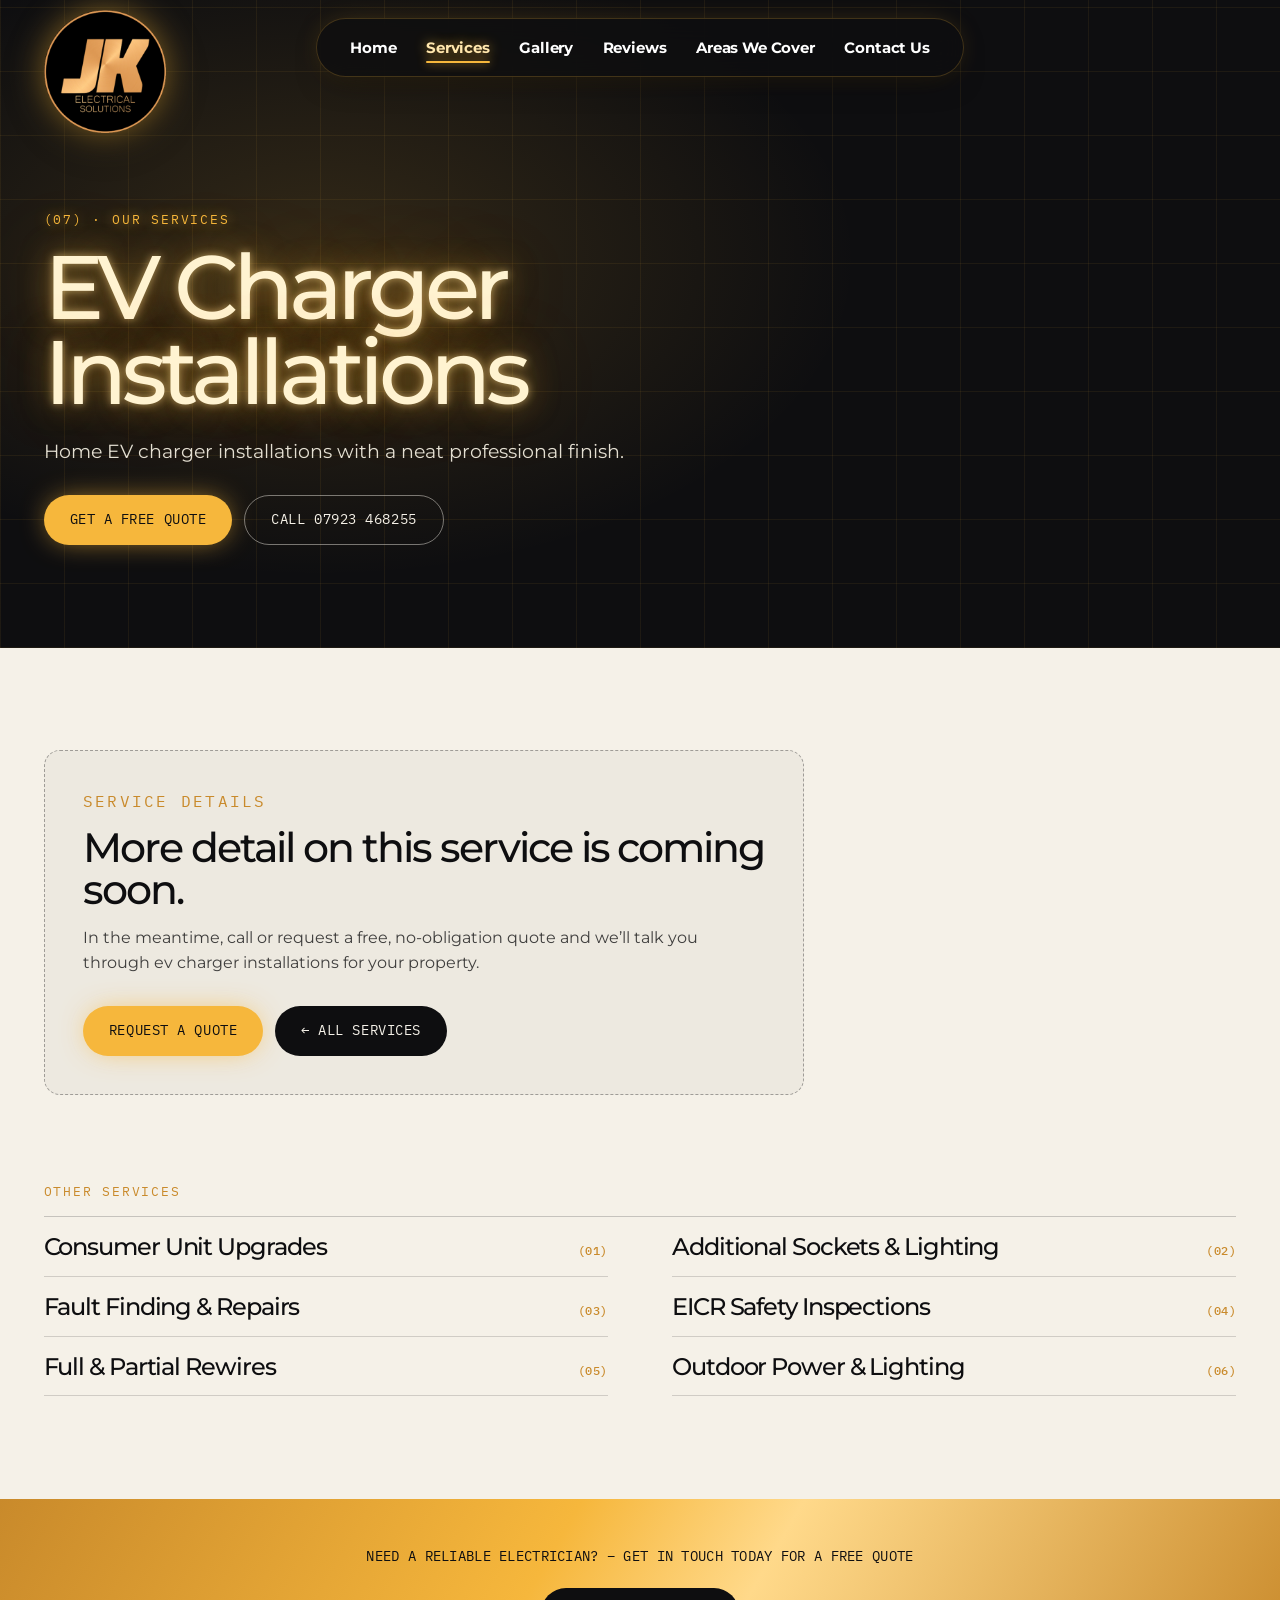
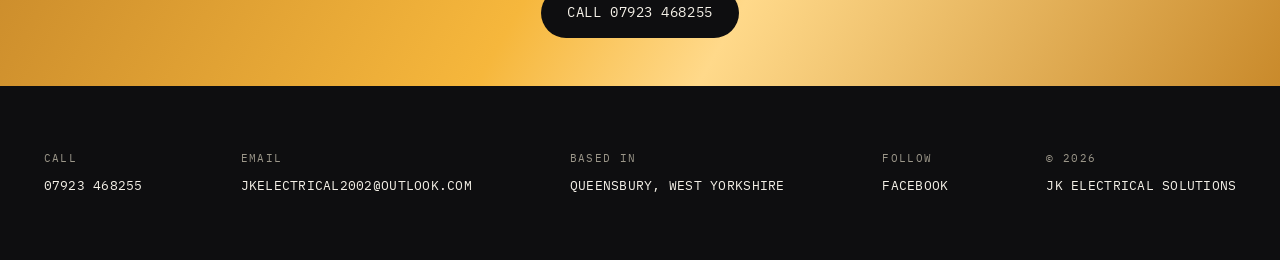
<file: services/ev-charger-installations.html>
<!doctype html>
<html lang="en-GB">
<head>
<meta charset="utf-8">
<meta name="viewport" content="width=device-width, initial-scale=1, viewport-fit=cover">
<title>EV Charger Installations | JK Electrical Solutions</title>
<meta name="description" content="Home EV charger installations with a neat professional finish. JK Electrical Solutions, Queensbury, Bradford and West Yorkshire. Free quotes.">
<meta name="theme-color" content="#0E0E10">
<link rel="icon" type="image/png" href="../images/favicon-64.png">
<link rel="apple-touch-icon" href="../images/apple-touch-icon.png">
<link rel="preconnect" href="https://fonts.googleapis.com">
<link rel="preconnect" href="https://fonts.gstatic.com" crossorigin>
<link href="https://fonts.googleapis.com/css2?family=IBM+Plex+Mono:wght@400;500&family=Montserrat:wght@400;500;600;700;800;900&display=swap" rel="stylesheet">
<link rel="stylesheet" href="service.css">
</head>
<body>

<a class="logo" href="../index.html" aria-label="JK Electrical Solutions — back to the home page"><img src="../images/logo.png" alt="JK Electrical Solutions"></a>
<header class="hdr">
  <nav aria-label="Primary">
    <a href="../index.html#top">Home</a>
    <a href="../index.html#services" class="is-active" aria-current="page">Services</a>
    <a href="../index.html#cases">Gallery</a>
    <a href="../index.html#reviews">Reviews</a>
    <a href="../index.html#areas">Areas We Cover</a>
    <a href="../index.html#contact">Contact Us</a>
  </nav>
  <button class="menu-btn" id="menu-btn" type="button" aria-expanded="false" aria-controls="mnav"><span>Menu</span><i aria-hidden="true"></i></button>
</header>
<div class="mnav" id="mnav" aria-label="Menu" aria-hidden="true">
  <button class="mnav__x" id="mnav-x" type="button" aria-label="Close menu">×</button>
  <a href="../index.html#top"><small>01</small>Home</a>
  <a href="../index.html#services"><small>02</small>Services</a>
  <a href="../index.html#cases"><small>03</small>Gallery</a>
  <a href="../index.html#reviews"><small>04</small>Reviews</a>
  <a href="../index.html#areas"><small>05</small>Areas We Cover</a>
  <a href="../index.html#contact"><small>06</small>Contact Us</a>
  <a class="pill pill--lg pill--gold" href="tel:+447923468255">Call 07923 468255</a>
</div>

<main>
  <section class="sp-hero">
    <p class="mono kick">(07) · Our services</p>
    <h1>EV Charger Installations</h1>
    <p class="lead">Home EV charger installations with a neat professional finish.</p>
    <div class="btns">
      <a class="pill pill--lg pill--gold" href="../index.html#contact">Get a free quote</a>
      <a class="pill pill--lg pill--ghost" href="tel:+447923468255">Call 07923 468255</a>
    </div>
  </section>

  <section class="sp-body on-light">
    <!-- ▼▼ ADD THE EV CHARGER INSTALLATIONS WRITE-UP HERE. Replace the whole .sp-soon block below with the real content. ▼▼ -->
    <div class="sp-soon">
      <p class="mono kick">Service details</p>
      <h2>More detail on this service is coming soon.</h2>
      <p>In the meantime, call or request a free, no-obligation quote and we’ll talk you through ev charger installations for your property.</p>
      <div class="btns">
        <a class="pill pill--lg pill--gold" href="../index.html#contact">Request a quote</a>
        <a class="pill pill--lg" href="../index.html#services">← All services</a>
      </div>
    </div>
    <!-- ▲▲ end of the part to replace ▲▲ -->

    <div class="sp-more">
      <h3 class="mono">Other services</h3>
      <ul>
        <li><a href="consumer-unit-upgrades.html">Consumer Unit Upgrades<span>(01)</span></a></li>
        <li><a href="additional-sockets-lighting.html">Additional Sockets &amp; Lighting<span>(02)</span></a></li>
        <li><a href="electrical-fault-finding-repairs.html">Fault Finding &amp; Repairs<span>(03)</span></a></li>
        <li><a href="eicr-safety-inspections.html">EICR Safety Inspections<span>(04)</span></a></li>
        <li><a href="full-partial-rewires.html">Full &amp; Partial Rewires<span>(05)</span></a></li>
        <li><a href="outdoor-power-lighting.html">Outdoor Power &amp; Lighting<span>(06)</span></a></li>
      </ul>
    </div>
  </section>

  <div class="bar">
    <p class="mono">Need a reliable electrician? – Get in touch today for a free quote</p>
    <a class="pill pill--lg" href="tel:+447923468255">Call 07923 468255</a>
  </div>
</main>

<footer class="foot mono">
  <div><h4>Call</h4><a href="tel:+447923468255">07923 468255</a></div>
  <div><h4>Email</h4><a href="mailto:jkelectrical2002@outlook.com">jkelectrical2002@outlook.com</a></div>
  <div><h4>Based in</h4>Queensbury, West Yorkshire</div>
  <div><h4>Follow</h4><a href="https://www.facebook.com/profile.php?id=61551081811031" target="_blank" rel="noopener">Facebook</a></div>
  <div><h4>© 2026</h4><a href="../index.html">JK Electrical Solutions</a></div>
</footer>

<script src="service.js"></script>
</body>
</html>
</file>
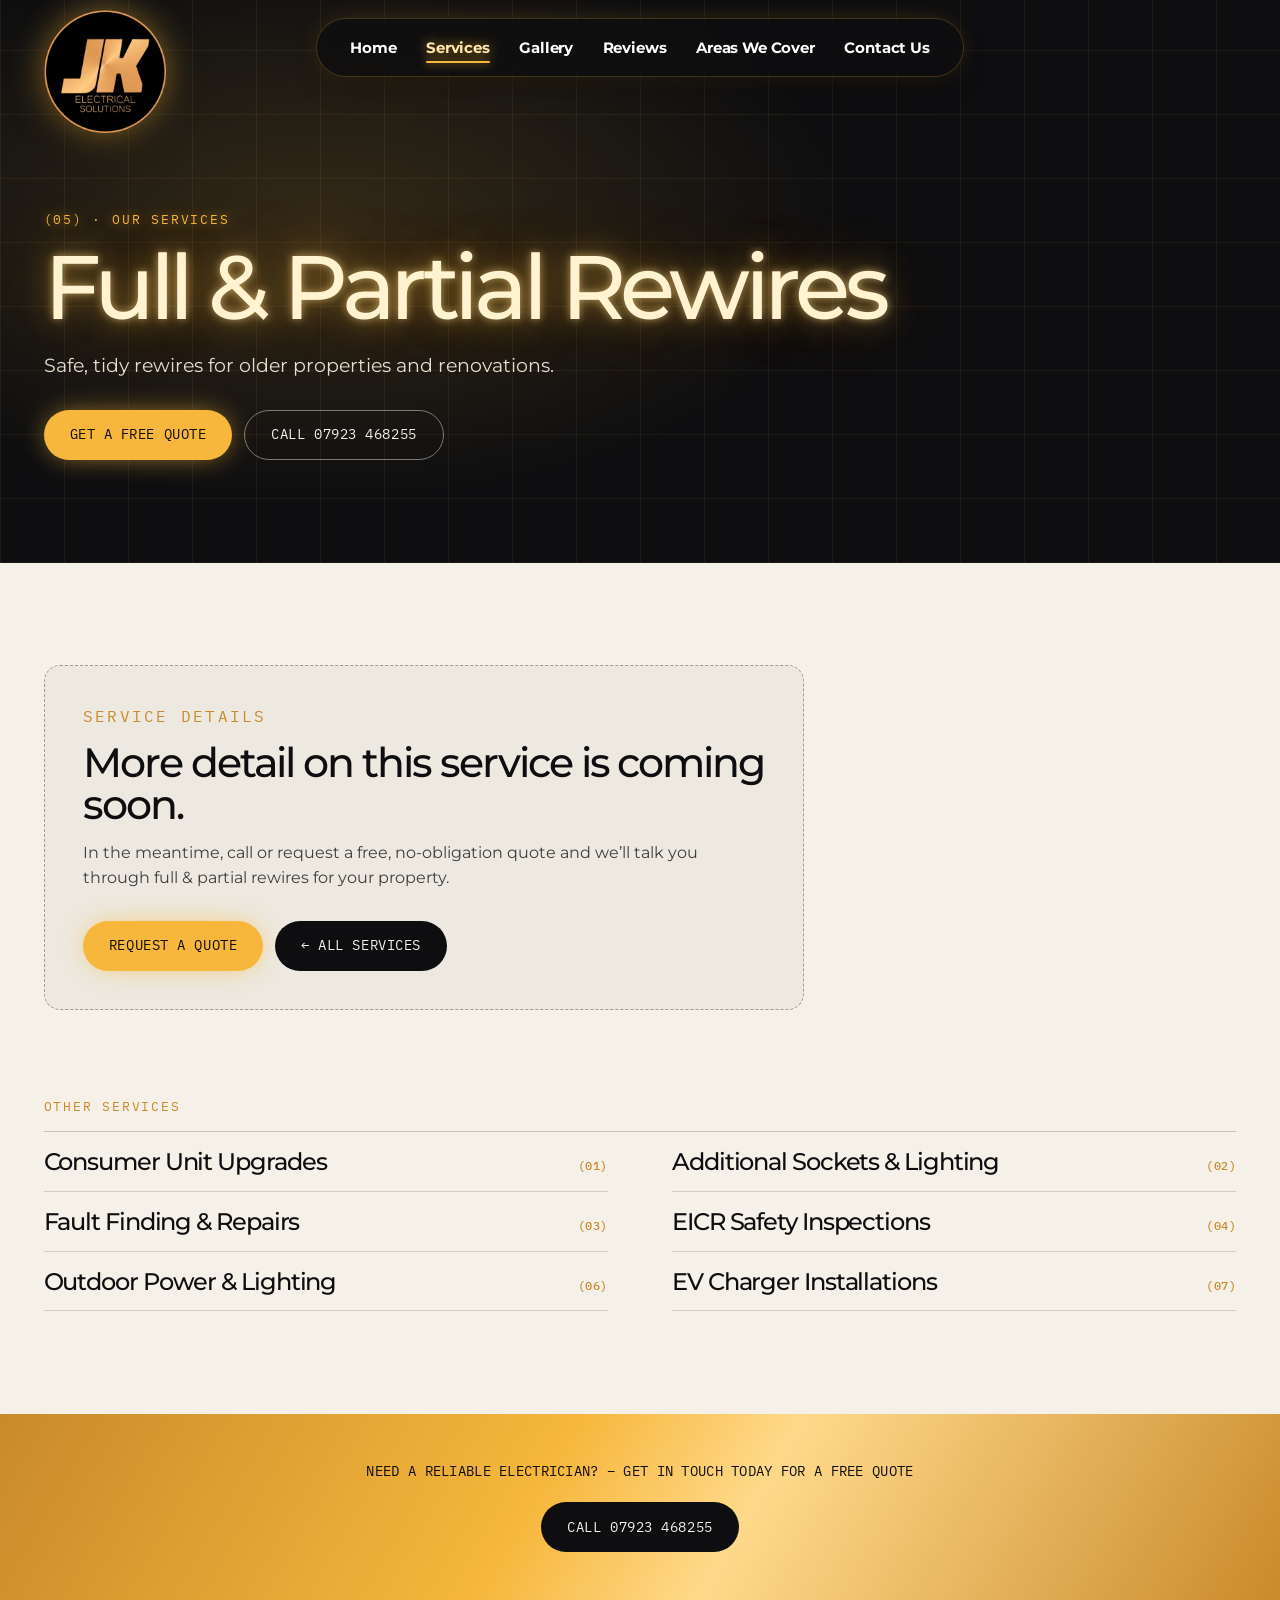
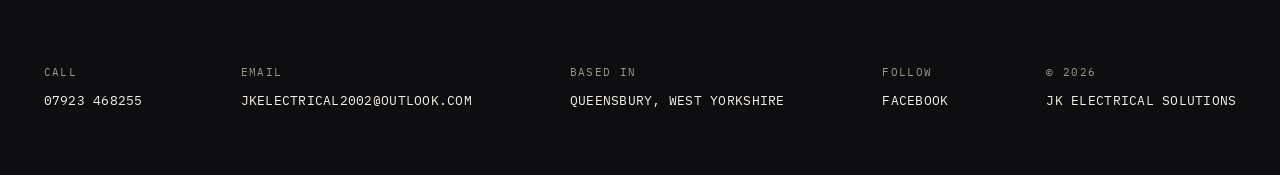
<file: services/full-partial-rewires.html>
<!doctype html>
<html lang="en-GB">
<head>
<meta charset="utf-8">
<meta name="viewport" content="width=device-width, initial-scale=1, viewport-fit=cover">
<title>Full &amp; Partial Rewires | JK Electrical Solutions</title>
<meta name="description" content="Safe, tidy rewires for older properties and renovations. JK Electrical Solutions, Queensbury, Bradford and West Yorkshire. Free quotes.">
<meta name="theme-color" content="#0E0E10">
<link rel="icon" type="image/png" href="../images/favicon-64.png">
<link rel="apple-touch-icon" href="../images/apple-touch-icon.png">
<link rel="preconnect" href="https://fonts.googleapis.com">
<link rel="preconnect" href="https://fonts.gstatic.com" crossorigin>
<link href="https://fonts.googleapis.com/css2?family=IBM+Plex+Mono:wght@400;500&family=Montserrat:wght@400;500;600;700;800;900&display=swap" rel="stylesheet">
<link rel="stylesheet" href="service.css">
</head>
<body>

<a class="logo" href="../index.html" aria-label="JK Electrical Solutions — back to the home page"><img src="../images/logo.png" alt="JK Electrical Solutions"></a>
<header class="hdr">
  <nav aria-label="Primary">
    <a href="../index.html#top">Home</a>
    <a href="../index.html#services" class="is-active" aria-current="page">Services</a>
    <a href="../index.html#cases">Gallery</a>
    <a href="../index.html#reviews">Reviews</a>
    <a href="../index.html#areas">Areas We Cover</a>
    <a href="../index.html#contact">Contact Us</a>
  </nav>
  <button class="menu-btn" id="menu-btn" type="button" aria-expanded="false" aria-controls="mnav"><span>Menu</span><i aria-hidden="true"></i></button>
</header>
<div class="mnav" id="mnav" aria-label="Menu" aria-hidden="true">
  <button class="mnav__x" id="mnav-x" type="button" aria-label="Close menu">×</button>
  <a href="../index.html#top"><small>01</small>Home</a>
  <a href="../index.html#services"><small>02</small>Services</a>
  <a href="../index.html#cases"><small>03</small>Gallery</a>
  <a href="../index.html#reviews"><small>04</small>Reviews</a>
  <a href="../index.html#areas"><small>05</small>Areas We Cover</a>
  <a href="../index.html#contact"><small>06</small>Contact Us</a>
  <a class="pill pill--lg pill--gold" href="tel:+447923468255">Call 07923 468255</a>
</div>

<main>
  <section class="sp-hero">
    <p class="mono kick">(05) · Our services</p>
    <h1>Full &amp; Partial Rewires</h1>
    <p class="lead">Safe, tidy rewires for older properties and renovations.</p>
    <div class="btns">
      <a class="pill pill--lg pill--gold" href="../index.html#contact">Get a free quote</a>
      <a class="pill pill--lg pill--ghost" href="tel:+447923468255">Call 07923 468255</a>
    </div>
  </section>

  <section class="sp-body on-light">
    <!-- ▼▼ ADD THE FULL &AMP; PARTIAL REWIRES WRITE-UP HERE. Replace the whole .sp-soon block below with the real content. ▼▼ -->
    <div class="sp-soon">
      <p class="mono kick">Service details</p>
      <h2>More detail on this service is coming soon.</h2>
      <p>In the meantime, call or request a free, no-obligation quote and we’ll talk you through full &amp; partial rewires for your property.</p>
      <div class="btns">
        <a class="pill pill--lg pill--gold" href="../index.html#contact">Request a quote</a>
        <a class="pill pill--lg" href="../index.html#services">← All services</a>
      </div>
    </div>
    <!-- ▲▲ end of the part to replace ▲▲ -->

    <div class="sp-more">
      <h3 class="mono">Other services</h3>
      <ul>
        <li><a href="consumer-unit-upgrades.html">Consumer Unit Upgrades<span>(01)</span></a></li>
        <li><a href="additional-sockets-lighting.html">Additional Sockets &amp; Lighting<span>(02)</span></a></li>
        <li><a href="electrical-fault-finding-repairs.html">Fault Finding &amp; Repairs<span>(03)</span></a></li>
        <li><a href="eicr-safety-inspections.html">EICR Safety Inspections<span>(04)</span></a></li>
        <li><a href="outdoor-power-lighting.html">Outdoor Power &amp; Lighting<span>(06)</span></a></li>
        <li><a href="ev-charger-installations.html">EV Charger Installations<span>(07)</span></a></li>
      </ul>
    </div>
  </section>

  <div class="bar">
    <p class="mono">Need a reliable electrician? – Get in touch today for a free quote</p>
    <a class="pill pill--lg" href="tel:+447923468255">Call 07923 468255</a>
  </div>
</main>

<footer class="foot mono">
  <div><h4>Call</h4><a href="tel:+447923468255">07923 468255</a></div>
  <div><h4>Email</h4><a href="mailto:jkelectrical2002@outlook.com">jkelectrical2002@outlook.com</a></div>
  <div><h4>Based in</h4>Queensbury, West Yorkshire</div>
  <div><h4>Follow</h4><a href="https://www.facebook.com/profile.php?id=61551081811031" target="_blank" rel="noopener">Facebook</a></div>
  <div><h4>© 2026</h4><a href="../index.html">JK Electrical Solutions</a></div>
</footer>

<script src="service.js"></script>
</body>
</html>
</file>
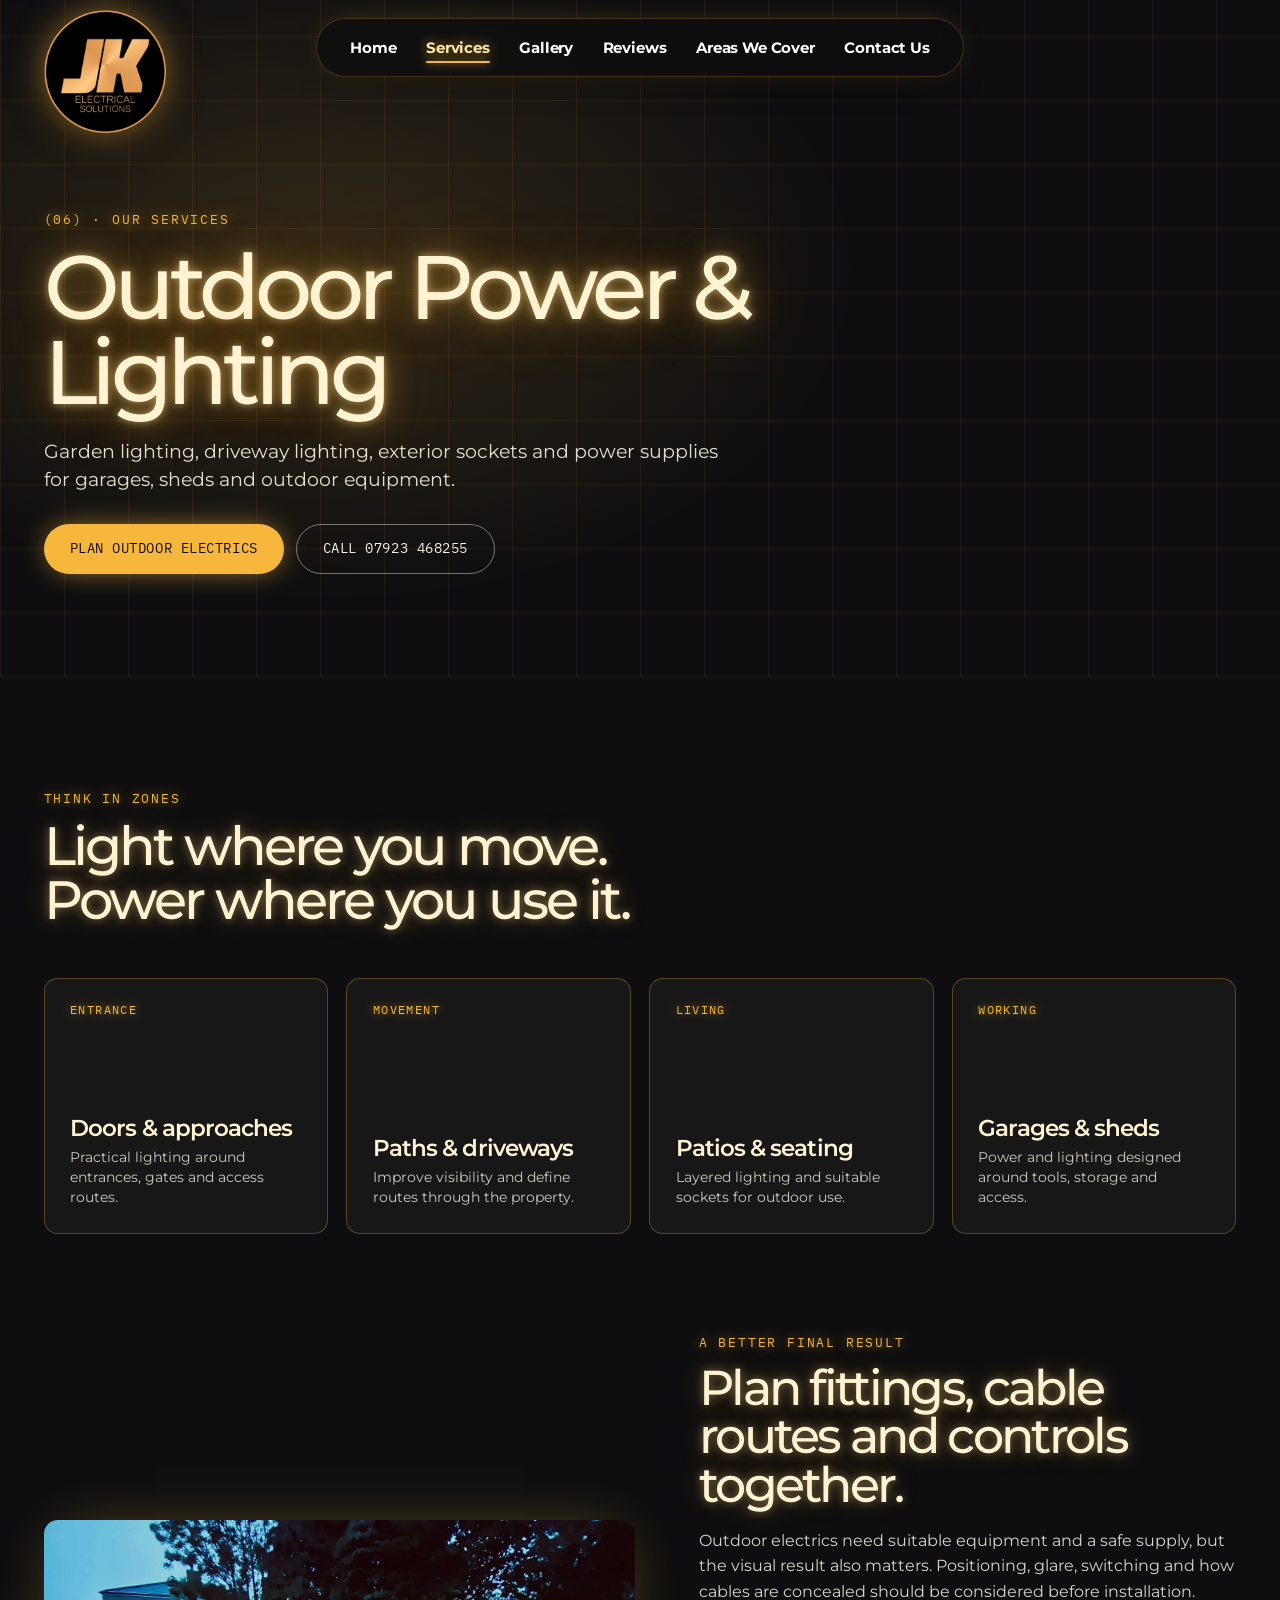
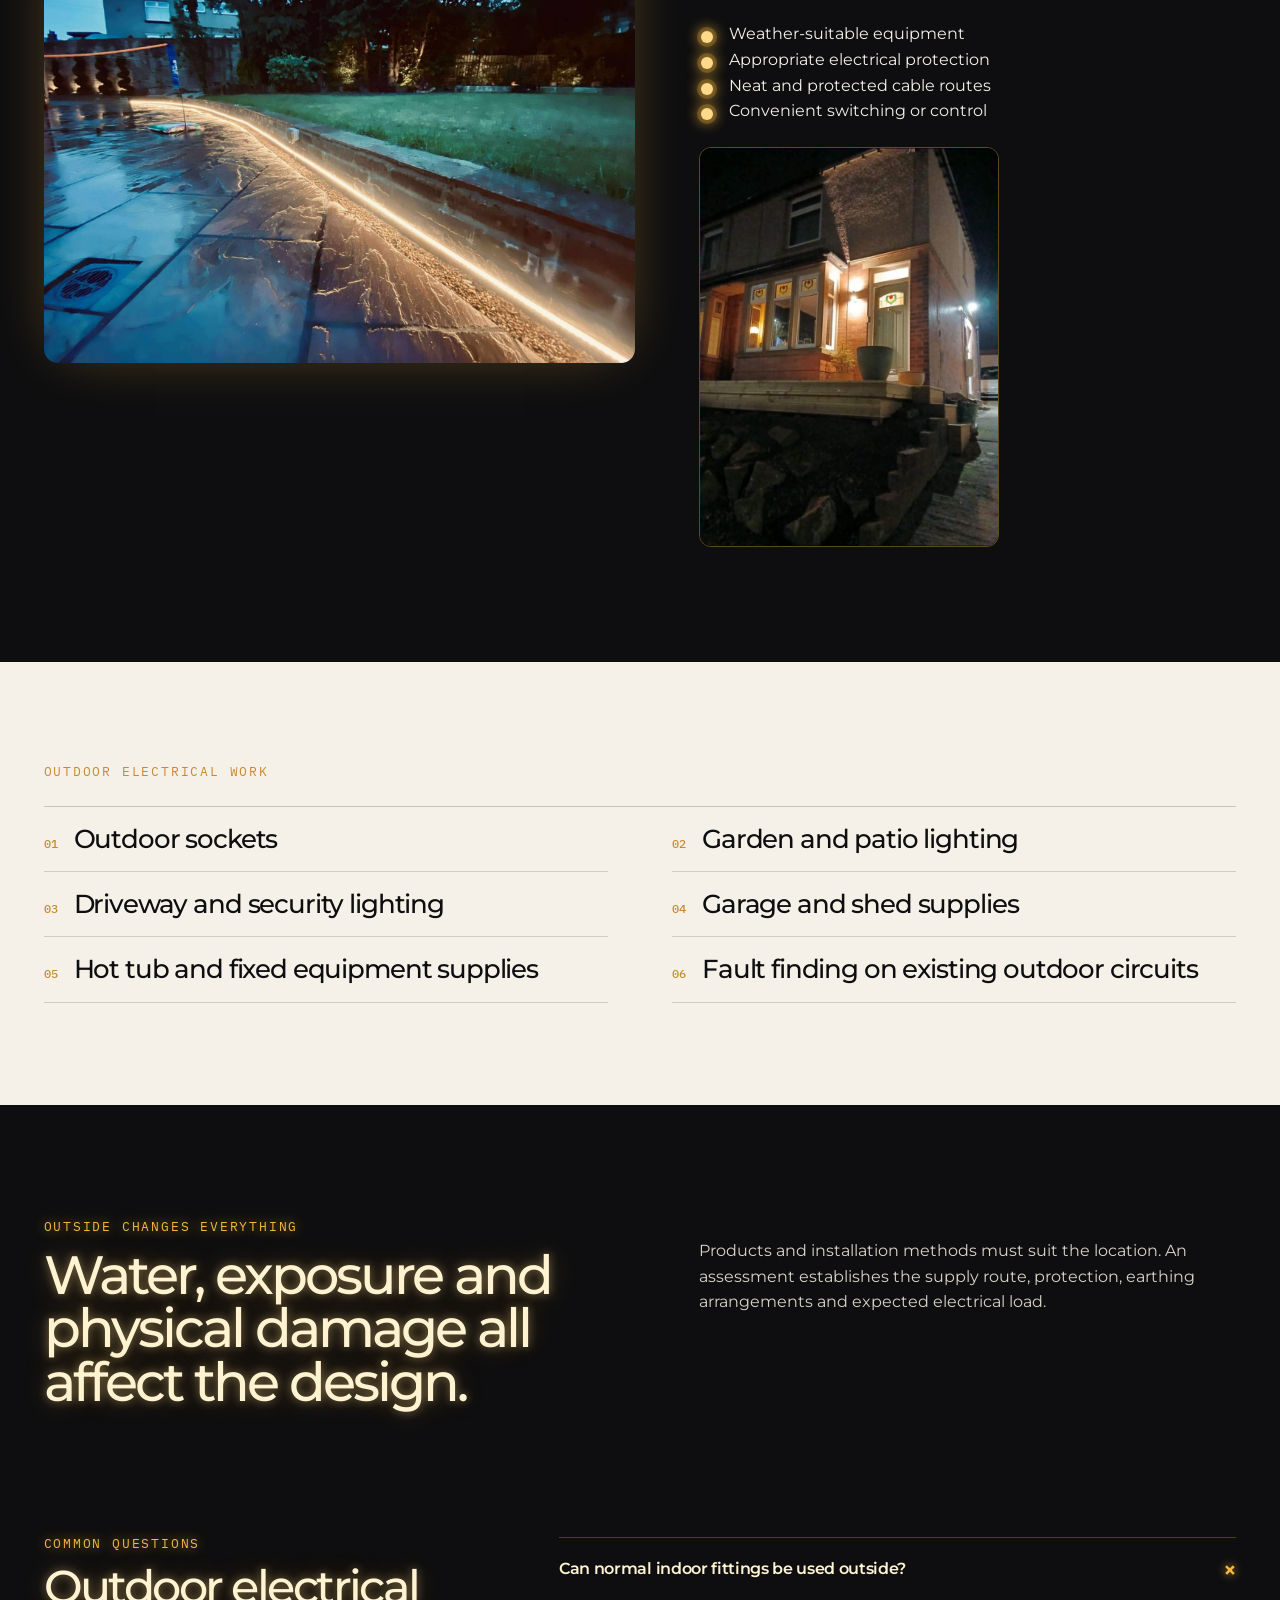
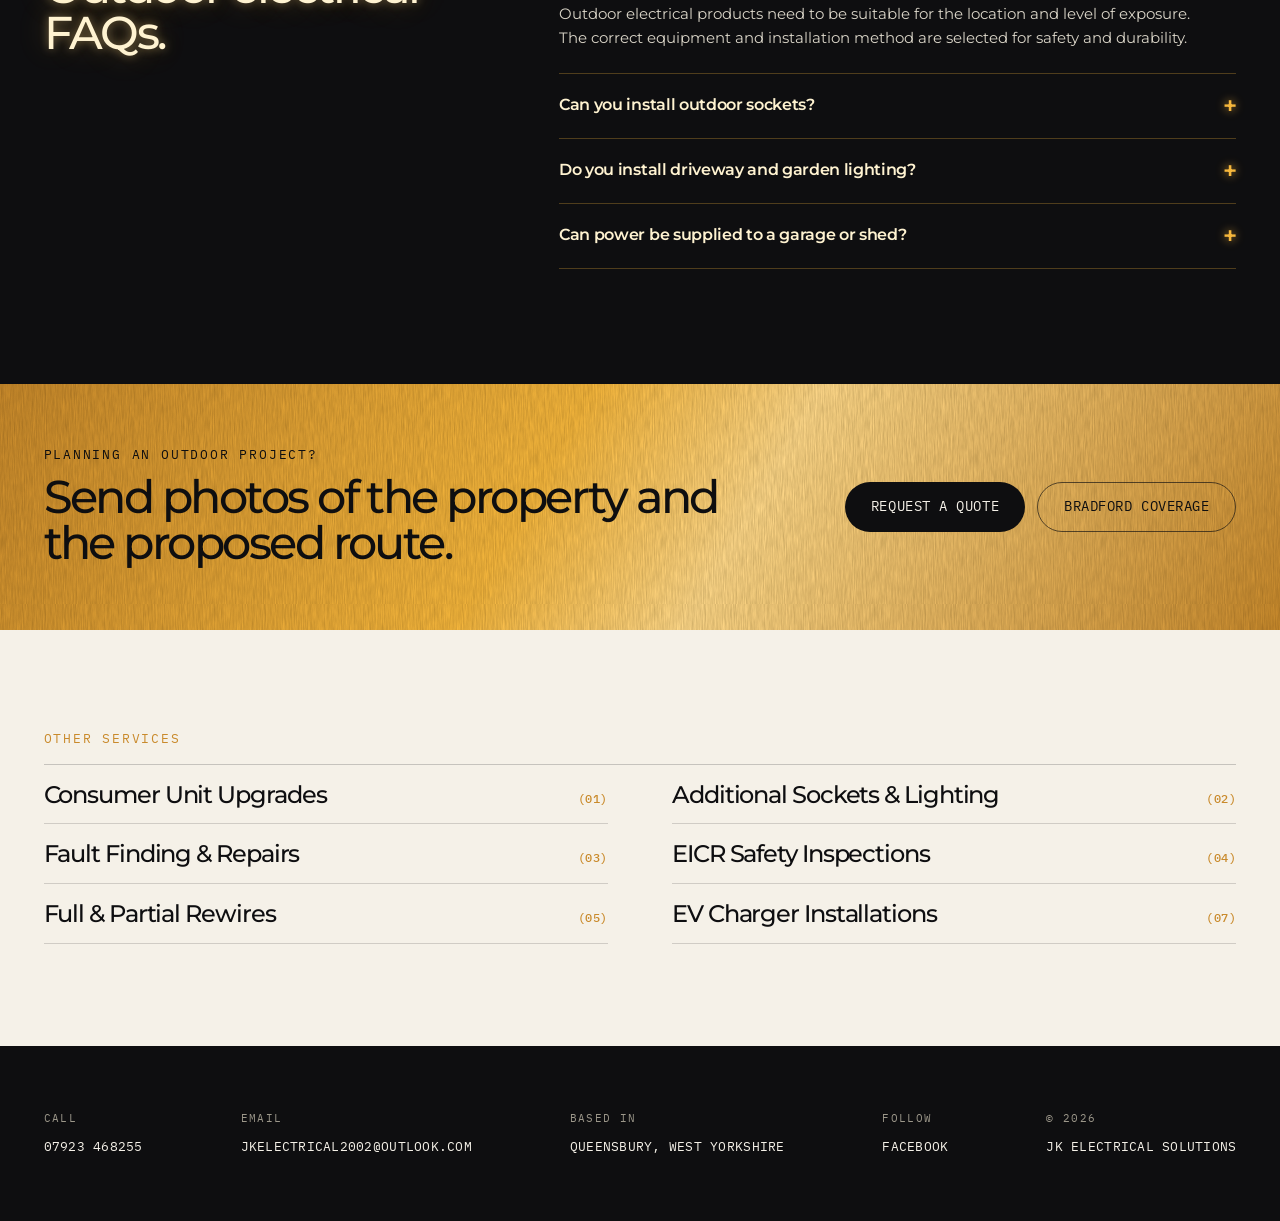
<file: services/outdoor-power-lighting.html>
<!doctype html>
<html lang="en-GB">
<head>
<meta charset="utf-8">
<meta name="viewport" content="width=device-width, initial-scale=1, viewport-fit=cover">
<title>Outdoor Power &amp; Lighting | JK Electrical Solutions</title>
<meta name="description" content="Garden lighting, driveway lighting, outdoor sockets and exterior power for garages and sheds. JK Electrical Solutions, Queensbury, Bradford and West Yorkshire. Free quotes.">
<meta name="theme-color" content="#0E0E10">
<link rel="icon" type="image/png" href="../images/favicon-64.png">
<link rel="apple-touch-icon" href="../images/apple-touch-icon.png">
<link rel="preconnect" href="https://fonts.googleapis.com">
<link rel="preconnect" href="https://fonts.gstatic.com" crossorigin>
<link href="https://fonts.googleapis.com/css2?family=IBM+Plex+Mono:wght@400;500&family=Montserrat:wght@400;500;600;700;800;900&display=swap" rel="stylesheet">
<link rel="stylesheet" href="service.css">
<link rel="stylesheet" href="outdoor.css">
</head>
<body>

<a class="logo" href="../index.html" aria-label="JK Electrical Solutions — back to the home page"><img src="../images/logo.png" alt="JK Electrical Solutions"></a>
<header class="hdr">
  <nav aria-label="Primary">
    <a href="../index.html#top">Home</a>
    <a href="../index.html#services" class="is-active" aria-current="page">Services</a>
    <a href="../index.html#cases">Gallery</a>
    <a href="../index.html#reviews">Reviews</a>
    <a href="../index.html#areas">Areas We Cover</a>
    <a href="../index.html#contact">Contact Us</a>
  </nav>
  <button class="menu-btn" id="menu-btn" type="button" aria-expanded="false" aria-controls="mnav"><span>Menu</span><i aria-hidden="true"></i></button>
</header>
<div class="mnav" id="mnav" aria-label="Menu" aria-hidden="true">
  <button class="mnav__x" id="mnav-x" type="button" aria-label="Close menu">×</button>
  <a href="../index.html#top"><small>01</small>Home</a>
  <a href="../index.html#services"><small>02</small>Services</a>
  <a href="../index.html#cases"><small>03</small>Gallery</a>
  <a href="../index.html#reviews"><small>04</small>Reviews</a>
  <a href="../index.html#areas"><small>05</small>Areas We Cover</a>
  <a href="../index.html#contact"><small>06</small>Contact Us</a>
  <a class="pill pill--lg pill--gold" href="tel:+447923468255">Call 07923 468255</a>
</div>

<main>
  <section class="sp-hero">
    <p class="mono kick">(06) · Our services</p>
    <h1>Outdoor Power &amp; Lighting</h1>
    <p class="lead">Garden lighting, driveway lighting, exterior sockets and power supplies for garages, sheds and outdoor equipment.</p>
    <div class="btns">
      <a class="pill pill--lg pill--gold" href="../index.html#contact">Plan outdoor electrics</a>
      <a class="pill pill--lg pill--ghost" href="tel:+447923468255">Call 07923 468255</a>
    </div>
  </section>

  <div class="out">
    <div class="out__zones">
      <p class="mono kick">Think in zones</p>
      <h2>Light where you move. Power where you use it.</h2>
      <div class="zones">
        <div class="zone"><small class="mono">Entrance</small><div><b>Doors &amp; approaches</b><span>Practical lighting around entrances, gates and access routes.</span></div></div>
        <div class="zone"><small class="mono">Movement</small><div><b>Paths &amp; driveways</b><span>Improve visibility and define routes through the property.</span></div></div>
        <div class="zone"><small class="mono">Living</small><div><b>Patios &amp; seating</b><span>Layered lighting and suitable sockets for outdoor use.</span></div></div>
        <div class="zone"><small class="mono">Working</small><div><b>Garages &amp; sheds</b><span>Power and lighting designed around tools, storage and access.</span></div></div>
      </div>
    </div>

    <div class="out__split">
      <figure class="out__fig"><img src="../images/gallery/g11.jpg" alt="Warm lighting glowing along the edge of a stone patio at night" loading="lazy"></figure>
      <div class="out__txt">
        <p class="mono kick">A better final result</p>
        <h2>Plan fittings, cable routes and controls together.</h2>
        <p>Outdoor electrics need suitable equipment and a safe supply, but the visual result also matters. Positioning, glare, switching and how cables are concealed should be considered before installation.</p>
        <ul class="ticks">
          <li>Weather-suitable equipment</li>
          <li>Appropriate electrical protection</li>
          <li>Neat and protected cable routes</li>
          <li>Convenient switching or control</li>
        </ul>
        <figure class="out__fig2"><img src="../images/gallery/g04.jpg" alt="Exterior wall and security lighting around a house at night" loading="lazy"></figure>
      </div>
    </div>

    <div class="out__work on-light">
      <p class="mono kick">Outdoor electrical work</p>
      <ol>
        <li><small class="mono">01</small>Outdoor sockets</li>
        <li><small class="mono">02</small>Garden and patio lighting</li>
        <li><small class="mono">03</small>Driveway and security lighting</li>
        <li><small class="mono">04</small>Garage and shed supplies</li>
        <li><small class="mono">05</small>Hot tub and fixed equipment supplies</li>
        <li><small class="mono">06</small>Fault finding on existing outdoor circuits</li>
      </ol>
    </div>

    <div class="out__exp">
      <div>
        <p class="mono kick">Outside changes everything</p>
        <h2>Water, exposure and physical damage all affect the design.</h2>
      </div>
      <p>Products and installation methods must suit the location. An assessment establishes the supply route, protection, earthing arrangements and expected electrical load.</p>
    </div>

    <div class="out__faq">
      <div>
        <p class="mono kick">Common questions</p>
        <h2>Outdoor electrical FAQs.</h2>
      </div>
      <div class="faq">
        <details open><summary>Can normal indoor fittings be used outside?</summary><p>Outdoor electrical products need to be suitable for the location and level of exposure. The correct equipment and installation method are selected for safety and durability.</p></details>
        <details><summary>Can you install outdoor sockets?</summary><p>Yes. Outdoor sockets can be installed for garden equipment and general use, subject to a suitable supply route and electrical protection.</p></details>
        <details><summary>Do you install driveway and garden lighting?</summary><p>Yes. Lighting can be planned for entrances, paths, driveways, patios, seating areas, outbuildings and security purposes.</p></details>
        <details><summary>Can power be supplied to a garage or shed?</summary><p>Yes, where a safe and suitable design can be achieved. The route, cable protection, loading and earthing arrangements need to be assessed.</p></details>
      </div>
    </div>

    <div class="out__cta">
      <div>
        <p class="mono kick">Planning an outdoor project?</p>
        <h2>Send photos of the property and the proposed route.</h2>
      </div>
      <div class="out__btns">
        <a class="pill pill--lg" href="../index.html#contact">Request a quote</a>
        <a class="pill pill--lg pill--line" href="../index.html#areas">Bradford coverage</a>
      </div>
    </div>
  </div>

  <section class="sp-body on-light">
    <div class="sp-more" style="margin-top:0">
      <h3 class="mono">Other services</h3>
      <ul>
        <li><a href="consumer-unit-upgrades.html">Consumer Unit Upgrades<span>(01)</span></a></li>
        <li><a href="additional-sockets-lighting.html">Additional Sockets &amp; Lighting<span>(02)</span></a></li>
        <li><a href="electrical-fault-finding-repairs.html">Fault Finding &amp; Repairs<span>(03)</span></a></li>
        <li><a href="eicr-safety-inspections.html">EICR Safety Inspections<span>(04)</span></a></li>
        <li><a href="full-partial-rewires.html">Full &amp; Partial Rewires<span>(05)</span></a></li>
        <li><a href="ev-charger-installations.html">EV Charger Installations<span>(07)</span></a></li>
      </ul>
    </div>
  </section>
</main>

<footer class="foot mono">
  <div><h4>Call</h4><a href="tel:+447923468255">07923 468255</a></div>
  <div><h4>Email</h4><a href="mailto:jkelectrical2002@outlook.com">jkelectrical2002@outlook.com</a></div>
  <div><h4>Based in</h4>Queensbury, West Yorkshire</div>
  <div><h4>Follow</h4><a href="https://www.facebook.com/profile.php?id=61551081811031" target="_blank" rel="noopener">Facebook</a></div>
  <div><h4>© 2026</h4><a href="../index.html">JK Electrical Solutions</a></div>
</footer>

<script src="service.js"></script>
</body>
</html>
</file>
<file: services/service.css>
/* Shared styles for the individual service pages (services/*.html).
   Same look as the home page (JK Electrical brand board: charcoal, cream, gold) — tokens and the title bar are copied from ../index.html. */
:root{
  --side-gutters:clamp(18px,3.4vw,56px);
  --logo-size:clamp(104px,9.6vw,144px);
  --header-height:77px;
  --c-brand-primary:#F6B73C;
  --c-bg-primary:#0E0E10;
  --c-bg-secondary:#F5F1E8;
  --c-font-primary:#0E0E10;
  --c-font-secondary:#F5F1E8;
  --font-text:'Montserrat',Helvetica,Arial,sans-serif;
  --font-typewriter:'IBM Plex Mono','Courier New',monospace;
  --gold-deep:#C98A2B; --gold-soft:#FFD98A;
  --gold-grad:linear-gradient(120deg,#C98A2B 0%,#F6B73C 42%,#FFD98A 58%,#C98A2B 100%);
  --ease:cubic-bezier(.19,1,.22,1);
  --ease-spring:cubic-bezier(.34,1.56,.64,1);
}
@media (max-width:820px){:root{--logo-size:72px}}
@media (max-width:380px){:root{--logo-size:64px}}

*,*::before,*::after{box-sizing:border-box;margin:0;padding:0;border:0 none;font:inherit;vertical-align:baseline}
html{font-size:16px;-webkit-text-size-adjust:100%;background:var(--c-bg-primary);scroll-behavior:smooth}
body{color:var(--c-font-secondary);font-family:var(--font-text);line-height:1;-webkit-font-smoothing:antialiased;background:var(--c-bg-primary);overflow-x:hidden}
::selection{background:var(--c-brand-primary);color:var(--c-bg-primary)}
img,svg{display:block;max-width:100%}
a{color:inherit;text-decoration:none}
button{background:none;cursor:pointer;color:inherit}
ul,ol{list-style:none}
:focus-visible{outline:2px solid var(--c-brand-primary);outline-offset:3px}
.mono{font-family:var(--font-typewriter);text-transform:uppercase;letter-spacing:.02em;line-height:1.05}
.on-light{background:var(--c-bg-secondary);color:var(--c-font-primary)}

/* ── title bar (same as the home page) ── */
.logo{position:fixed;left:var(--side-gutters);top:10px;z-index:60;width:var(--logo-size);height:var(--logo-size);border-radius:50%;
  filter:drop-shadow(0 0 16px rgba(246,183,60,.5)) drop-shadow(0 6px 14px rgba(0,0,0,.45));transition:transform .6s var(--ease)}
.logo:hover{transform:rotate(-8deg) scale(1.06)}
.logo img{width:100%;height:100%}
.hdr{position:fixed;inset:0 0 auto 0;z-index:50;height:var(--header-height);padding:18px var(--side-gutters) 0;display:flex;justify-content:center;pointer-events:none}
.hdr nav{display:flex;align-items:center;justify-content:center;gap:clamp(20px,2.3vw,34px);padding:13px clamp(24px,2.6vw,38px);border-radius:999px;pointer-events:auto;
  background:rgba(14,14,16,.8);-webkit-backdrop-filter:blur(14px) saturate(1.3);backdrop-filter:blur(14px) saturate(1.3);
  border:1px solid rgba(246,183,60,.22);box-shadow:0 12px 32px -14px rgba(0,0,0,.7),0 0 30px -12px rgba(246,183,60,.4)}
.hdr nav a{font-size:.94rem;font-weight:700;letter-spacing:-.01em;line-height:1.15;display:block;position:relative;white-space:nowrap;color:#fff;transition:color .3s,text-shadow .3s}
.hdr nav a::after{content:"";position:absolute;left:0;right:0;bottom:-7px;height:2px;border-radius:2px;background:var(--c-brand-primary);box-shadow:0 0 10px rgba(246,183,60,.9);
  transform:scaleX(0);transform-origin:right;transition:transform .5s var(--ease)}
.hdr nav a:hover::after,.hdr nav .is-active::after{transform:scaleX(1);transform-origin:left}
.hdr nav a:hover,.hdr nav .is-active{color:#FFE7AE;text-shadow:0 0 12px rgba(246,183,60,.7)}
.menu-btn{display:none;position:absolute;right:var(--side-gutters);top:18px;height:46px;padding:0 20px;border-radius:999px;pointer-events:auto;align-items:center;gap:12px;
  background:rgba(14,14,16,.8);-webkit-backdrop-filter:blur(14px);backdrop-filter:blur(14px);border:1px solid rgba(246,183,60,.3);color:#fff;font-weight:700;font-size:.9rem;
  box-shadow:0 0 24px -10px rgba(246,183,60,.5)}
.menu-btn i{display:block;width:16px;height:8px;border-top:2px solid var(--c-brand-primary);border-bottom:2px solid var(--c-brand-primary)}
.mnav{position:fixed;inset:0;z-index:55;display:flex;flex-direction:column;justify-content:center;padding:calc(var(--header-height) + 24px) var(--side-gutters) 36px;
  background:#0E0E10 radial-gradient(60% 45% at 50% 28%,rgba(246,183,60,.16),rgba(246,183,60,0) 70%);overflow:auto;overscroll-behavior:contain;
  opacity:0;visibility:hidden;transform:translateY(-12px);transition:opacity .4s,transform .6s var(--ease),visibility 0s .4s}
.mnav.open{opacity:1;visibility:visible;transform:none;transition-delay:0s}
.mnav__x{position:absolute;right:var(--side-gutters);top:18px;width:46px;height:46px;border-radius:50%;border:1px solid rgba(246,183,60,.45);display:grid;place-items:center;font-size:20px;color:#fff}
.mnav a:not(.pill){display:flex;align-items:baseline;gap:14px;width:100%;padding:11px 0;font-size:clamp(1.9rem,8.4vw,3rem);font-weight:600;letter-spacing:-.05em;line-height:1.1;
  color:#FFF3D1;text-shadow:0 0 16px rgba(246,183,60,.35);border-bottom:1px solid rgba(246,183,60,.25)}
.mnav small{font-family:var(--font-typewriter);font-size:.78rem;letter-spacing:0;color:var(--c-brand-primary);text-shadow:0 0 10px rgba(246,183,60,.8)}
.mnav .pill{margin-top:26px;align-self:flex-start}
@media (max-width:1000px){.hdr nav{display:none}.menu-btn{display:inline-flex}}

/* ── buttons ── */
.pill{display:inline-flex;align-items:center;gap:10px;height:36px;padding:0 16px;border-radius:99px;background:var(--c-bg-primary);color:var(--c-font-secondary);
  font-family:var(--font-typewriter);text-transform:uppercase;font-size:.82rem;letter-spacing:.04em;white-space:nowrap;transition:transform .5s var(--ease-spring),background-color .3s,color .3s}
.pill svg{width:14px;height:14px}
.pill:hover{transform:scale(1.045);background:#000;color:var(--c-brand-primary)}
.pill:active{transform:scale(.97)}
.pill--lg{height:50px;padding:0 26px;font-size:.86rem}
.pill--gold{background:var(--c-brand-primary);color:var(--c-bg-primary);box-shadow:0 0 28px -6px rgba(246,183,60,.8)}
.pill--gold:hover{background:var(--gold-soft);color:var(--c-bg-primary)}
.pill--ghost{background:transparent;border:1px solid rgba(245,241,232,.45)}
.pill--ghost:hover{background:rgba(245,241,232,.1);color:var(--c-brand-primary)}

/* ── hero ── */
.sp-hero{position:relative;overflow:hidden;padding:calc(var(--logo-size) + 90px) var(--side-gutters) clamp(60px,8vw,110px);
  background:#0E0E10;background-image:radial-gradient(60% 70% at 25% 40%,rgba(246,183,60,.16),rgba(246,183,60,0) 70%),
    repeating-linear-gradient(0deg,rgba(246,183,60,.07) 0 1px,transparent 1px 64px),repeating-linear-gradient(90deg,rgba(246,183,60,.07) 0 1px,transparent 1px 64px)}
.kick{font-size:.8rem;letter-spacing:.14em;color:var(--c-brand-primary);text-shadow:0 0 12px rgba(246,183,60,.7)}
.sp-hero h1{margin:18px 0 22px;max-width:16ch;font-weight:500;font-size:clamp(2.8rem,7vw,7rem);letter-spacing:-.06em;line-height:.95;color:#FFF3D1;
  text-shadow:0 0 8px rgba(255,217,138,.6),0 0 30px rgba(246,183,60,.5),0 0 80px rgba(246,150,30,.3)}
.sp-hero .lead{max-width:52ch;font-size:clamp(1.05rem,1.5vw,1.3rem);line-height:1.5;color:#e4dfd2}
.btns{display:flex;flex-wrap:wrap;gap:12px;margin-top:30px}

/* ── body (the part to fill in) ── */
.sp-body{padding:clamp(60px,8vw,110px) var(--side-gutters)}
.sp-soon{max-width:760px;padding:clamp(22px,3vw,40px);border-radius:16px;border:1px dashed rgba(14,14,16,.35);background:rgba(14,14,16,.03)}
.sp-soon .kick{color:var(--gold-deep);text-shadow:none}
.sp-soon h2{margin:12px 0 14px;font-weight:500;font-size:clamp(1.8rem,3.2vw,3rem);letter-spacing:-.05em;line-height:1.02}
.sp-soon p{font-size:1rem;line-height:1.6;color:rgba(14,14,16,.78);max-width:56ch}
.sp-soon .btns .pill:not(.pill--gold){background:var(--c-bg-primary)}
.sp-more{margin-top:clamp(50px,7vw,100px)}
.sp-more h3{margin-bottom:18px;font-size:.8rem;letter-spacing:.14em;color:var(--gold-deep)}
.sp-more ul{display:grid;grid-template-columns:repeat(2,minmax(0,1fr));gap:0 clamp(24px,5vw,80px);border-top:1px solid rgba(14,14,16,.2)}
.sp-more li a{display:flex;align-items:baseline;justify-content:space-between;gap:16px;padding:16px 0;border-bottom:1px solid rgba(14,14,16,.16);
  font-size:clamp(1.15rem,1.9vw,1.7rem);font-weight:500;letter-spacing:-.045em;line-height:1.1;transition:padding .5s var(--ease),color .3s}
.sp-more li a span{font-family:var(--font-typewriter);font-size:.78rem;letter-spacing:.04em;text-transform:uppercase;color:var(--gold-deep)}
.sp-more li a:hover{padding-left:12px;color:var(--gold-deep)}
@media (max-width:820px){.sp-more ul{grid-template-columns:1fr}}

/* ── call-to-action bar + footer ── */
.bar{position:relative;padding:48px var(--side-gutters) 48px;text-align:center;background:var(--gold-grad);color:var(--c-bg-primary)}
.bar p{margin-bottom:22px;font-size:.9rem;line-height:1.3}
.foot{display:flex;flex-wrap:wrap;justify-content:space-between;gap:20px 40px;padding:clamp(36px,5vw,64px) var(--side-gutters);background:#0E0E10;font-size:.82rem;line-height:1.5}
.foot a:hover{color:var(--c-brand-primary)}
.foot div{display:grid;gap:6px;align-content:start}
.foot h4{margin-bottom:4px;font-size:.7rem;letter-spacing:.12em;color:#9c978a}
</file>
<file: reviews.css>
/* Extra styles for reviews.html only (loaded after services/service.css, which supplies the title bar, buttons, hero, call-to-action bar and footer).
   The review cards look the same as the carousel on the home page, but here they are shown in full: whole text, owner's reply visible, no "Read more". */

/* ── score strip inside the hero ── */
.rv-score{display:flex;flex-wrap:wrap;align-items:center;gap:14px clamp(18px,3vw,36px);margin-top:clamp(26px,3.4vw,40px)}
.rv-score__n{display:block;font-weight:800;font-size:clamp(4.2rem,7.4vw,7.4rem);letter-spacing:-.07em;line-height:.85;color:#FFF6DE;
  text-shadow:0 0 4px rgba(255,250,232,.9),0 0 18px rgba(255,218,130,.9),0 0 48px rgba(246,183,60,.8),0 0 110px rgba(246,140,30,.5)}
.rv-score__r{display:grid;gap:10px}
.stars{display:flex;gap:clamp(4px,.5vw,7px);color:var(--c-brand-primary);filter:drop-shadow(0 0 8px rgba(246,183,60,.9)) drop-shadow(0 0 22px rgba(246,183,60,.5))}
.stars svg{flex:none;width:clamp(22px,2vw,28px);height:clamp(22px,2vw,28px);fill:currentColor}
.rv-score__r p{display:flex;align-items:center;gap:8px;font-size:.8rem;color:#d9d4c7}
.rv-score__r p svg{width:22px;height:22px}

/* ── the reviews ── */
.rv-body{padding:clamp(56px,8vw,110px) var(--side-gutters) clamp(70px,9vw,130px);
  background:#0E0E10 radial-gradient(55% 40% at 22% 8%,rgba(246,183,60,.14),rgba(246,183,60,0) 70%)}
.rv-grid{display:grid;grid-template-columns:repeat(auto-fit,minmax(min(100%,300px),1fr));gap:clamp(14px,1.8vw,24px);align-items:stretch;max-width:1400px;margin:0 auto}
.rcard{display:flex;flex-direction:column;gap:12px;padding:20px 20px 16px;border-radius:16px;background:#1B1B1E;border:1px solid rgba(201,168,106,.55);
  box-shadow:0 14px 30px -20px rgba(0,0,0,.8);transition:border-color .4s,box-shadow .5s}
.rcard:hover{border-color:rgba(255,217,138,.9);box-shadow:0 14px 30px -20px rgba(0,0,0,.8),0 0 34px -10px rgba(246,183,60,.55)}
.rcard__h{display:flex;align-items:center;gap:12px}
.rcard__av{flex:none;display:grid;place-items:center;width:42px;height:42px;border-radius:50%;font-weight:700;color:#fff;background:var(--av,#2f6f5b)}
.rcard__who{flex:1;min-width:0}
.rcard__who b{display:block;overflow:hidden;font-weight:600;font-size:.95rem;letter-spacing:-.01em;color:#fff;white-space:nowrap;text-overflow:ellipsis}
.rcard__who small{display:block;margin-top:2px;font-size:.78rem;color:#9c978a}
.rcard__g{flex:none;width:22px;height:22px}
.rcard__stars{display:flex;align-items:center;gap:2px;color:#FBBC04}
.rcard__stars svg{width:17px;height:17px;fill:currentColor}
.rcard__stars svg.rcard__v{margin-left:6px;width:16px;height:16px;fill:none}
.rcard__t{font-size:.95rem;line-height:1.55;color:#F0ECE2;white-space:pre-line}
.rcard__reply{padding:10px 12px;border-radius:10px;background:rgba(245,241,232,.06);font-size:.85rem;line-height:1.45;color:#d9d4c7}
.rcard__reply b{display:block;margin-bottom:3px;font-size:.7rem;letter-spacing:.08em;text-transform:uppercase;color:var(--c-brand-primary)}
.rcard__f{display:flex;justify-content:flex-end;margin-top:auto}
.rcard__q{font-weight:800;font-size:2.6rem;line-height:.6;height:18px;color:#C9A86A;text-shadow:0 0 14px rgba(246,183,60,.5)}
</file>
<file: services/outdoor.css>
/* Extra styles for services/outdoor-power-lighting.html only (loaded after service.css).
   This is the outdoor write-up that used to sit on the home page: zones, cable-route notes, work list, exposure note, FAQs and the closing quote band.
   The home page keeps just the outdoor hero, with a "Read more" button that opens this page. */
.out{position:relative;background:#0E0E10;color:var(--c-font-secondary)}
.out h2{font-weight:500;letter-spacing:-.055em;line-height:1;color:#FFF3D1;text-shadow:0 0 10px rgba(255,217,138,.45),0 0 30px rgba(246,183,60,.3)}
.out__btns{display:flex;flex-wrap:wrap;gap:12px}
.pill--line{background:transparent;border:1px solid rgba(14,14,16,.65);color:var(--c-bg-primary)}
.pill--line:hover{background:var(--c-bg-primary);color:var(--c-brand-primary)}

.out__zones{padding:clamp(70px,9vw,130px) var(--side-gutters) clamp(60px,8vw,110px)}
.out__zones h2{font-size:clamp(2rem,4.2vw,4.2rem);max-width:18ch;margin:14px 0 clamp(30px,4vw,56px)}
.zones{display:grid;grid-template-columns:repeat(4,minmax(0,1fr));gap:clamp(10px,1.4vw,18px)}
.zone{display:flex;flex-direction:column;justify-content:space-between;gap:36px;min-height:clamp(200px,20vw,280px);padding:clamp(18px,2vw,28px);border-radius:14px;
  background:rgba(245,241,232,.04);border:1px solid rgba(246,183,60,.3);transition:border-color .4s,box-shadow .5s,transform .6s var(--ease)}
.zone:hover{border-color:rgba(255,217,138,.9);box-shadow:0 0 40px -10px rgba(246,183,60,.55);transform:translateY(-4px)}
.zone small{font-size:.72rem;letter-spacing:.12em;text-transform:uppercase;color:var(--c-brand-primary);text-shadow:0 0 10px rgba(246,183,60,.7)}
.zone b{display:block;font-weight:600;font-size:clamp(1.2rem,1.8vw,1.7rem);letter-spacing:-.04em;line-height:1.05;color:#FFF3D1}
.zone span{display:block;margin-top:8px;font-size:.88rem;line-height:1.4;color:#cfc9bb}

.out__split{display:grid;grid-template-columns:minmax(0,1.1fr) minmax(0,1fr);gap:clamp(28px,5vw,80px);align-items:center;padding:0 var(--side-gutters) clamp(70px,9vw,130px)}
.out__fig{margin:0;border-radius:14px;overflow:hidden;aspect-ratio:4/3;background:#111;box-shadow:0 0 60px -20px rgba(246,183,60,.45)}
.out__fig img{width:100%;height:100%;object-fit:cover}
.out__txt h2{font-size:clamp(2rem,3.8vw,3.8rem);margin:14px 0 18px}
.out__txt p:not(.kick){font-size:1rem;line-height:1.6;color:#d9d4c7;max-width:56ch}
.ticks{display:grid;gap:10px;margin-top:22px}
.ticks li{position:relative;padding-left:30px;font-size:.98rem;color:#F5F1E8}
.ticks li::before{content:"";position:absolute;left:2px;top:.32em;width:12px;height:12px;border-radius:50%;background:#FFD98A;box-shadow:0 0 0 4px rgba(246,183,60,.22),0 0 14px 2px rgba(246,183,60,.9)}
.out__fig2{margin:28px 0 0;width:min(58%,300px);aspect-ratio:3/4;border-radius:12px;overflow:hidden;border:1px solid rgba(246,183,60,.35)}
.out__fig2 img{width:100%;height:100%;object-fit:cover}

.out__work{background:var(--c-bg-secondary);color:var(--c-font-primary);padding:clamp(60px,8vw,110px) var(--side-gutters)}
.out__work .kick{color:var(--gold-deep);text-shadow:none}
.out__work ol{display:grid;grid-template-columns:1fr 1fr;gap:0 clamp(24px,5vw,80px);margin-top:28px;border-top:1px solid rgba(14,14,16,.2)}
.out__work li{display:flex;align-items:baseline;gap:16px;padding:18px 0;border-bottom:1px solid rgba(14,14,16,.16);font-size:clamp(1.2rem,2vw,1.9rem);font-weight:500;letter-spacing:-.045em;line-height:1.1;
  transition:padding .5s var(--ease),color .3s}
.out__work li small{font-family:var(--font-typewriter);font-size:.78rem;letter-spacing:0;color:var(--gold-deep)}
.out__work li:hover{padding-left:12px;color:var(--gold-deep)}

.out__exp{display:grid;grid-template-columns:minmax(0,1.1fr) minmax(0,1fr);gap:clamp(24px,5vw,80px);align-items:start;padding:clamp(70px,9vw,130px) var(--side-gutters) clamp(40px,5vw,70px)}
.out__exp h2{font-size:clamp(2rem,4.2vw,4.2rem);margin-top:14px}
.out__exp>p{font-size:1rem;line-height:1.6;color:#d9d4c7;max-width:56ch;padding-top:clamp(0px,1.4vw,22px)}

.out__faq{display:grid;grid-template-columns:minmax(0,.8fr) minmax(0,1.2fr);gap:clamp(24px,5vw,80px);padding:clamp(30px,5vw,70px) var(--side-gutters) clamp(70px,9vw,130px)}
.out__faq h2{font-size:clamp(2rem,3.6vw,3.6rem);margin-top:14px}
.faq details{border-bottom:1px solid rgba(246,183,60,.28)}
.faq details:first-child{border-top:1px solid rgba(246,183,60,.28)}
.faq summary{display:flex;justify-content:space-between;gap:20px;padding:20px 0;cursor:pointer;list-style:none;font-weight:600;font-size:1.02rem;letter-spacing:-.02em;line-height:1.3;color:#FFF3D1}
.faq summary::-webkit-details-marker{display:none}
.faq summary::after{content:"+";flex:none;font-size:1.5rem;line-height:1;color:var(--c-brand-primary);text-shadow:0 0 10px rgba(246,183,60,.8);transition:transform .4s var(--ease)}
.faq details[open] summary::after{transform:rotate(45deg)}
.faq details p{padding:0 40px 22px 0;font-size:.96rem;line-height:1.6;color:#d9d4c7}

.out__cta{position:relative;overflow:hidden;display:flex;flex-wrap:wrap;align-items:center;justify-content:space-between;gap:24px 40px;
  padding:clamp(40px,5vw,72px) var(--side-gutters);background:var(--gold-grad);color:var(--c-bg-primary)}
.out__cta::before{content:"";position:absolute;inset:0;pointer-events:none;opacity:.32;mix-blend-mode:multiply;
  background-image:url("data:image/svg+xml;utf8,<svg xmlns='http://www.w3.org/2000/svg' width='220' height='220'><filter id='n'><feTurbulence type='fractalNoise' baseFrequency='.9 .06' numOctaves='3' seed='4'/><feColorMatrix values='0 0 0 0 .1  0 0 0 0 .08  0 0 0 0 .02  0 0 0 1.1 -.15'/></filter><rect width='100%' height='100%' filter='url(%23n)'/></svg>")}
.out__cta>*{position:relative}
.out__cta .kick{color:var(--c-bg-primary);text-shadow:none}
.out__cta h2{max-width:22ch;margin-top:12px;font-size:clamp(1.8rem,3.6vw,3.4rem);color:var(--c-bg-primary);text-shadow:none}

@media (max-width:1000px){
  .zones{grid-template-columns:repeat(2,minmax(0,1fr))}
  .out__split,.out__exp,.out__faq{grid-template-columns:1fr}
  .out__work ol{grid-template-columns:1fr}
}
</file>
